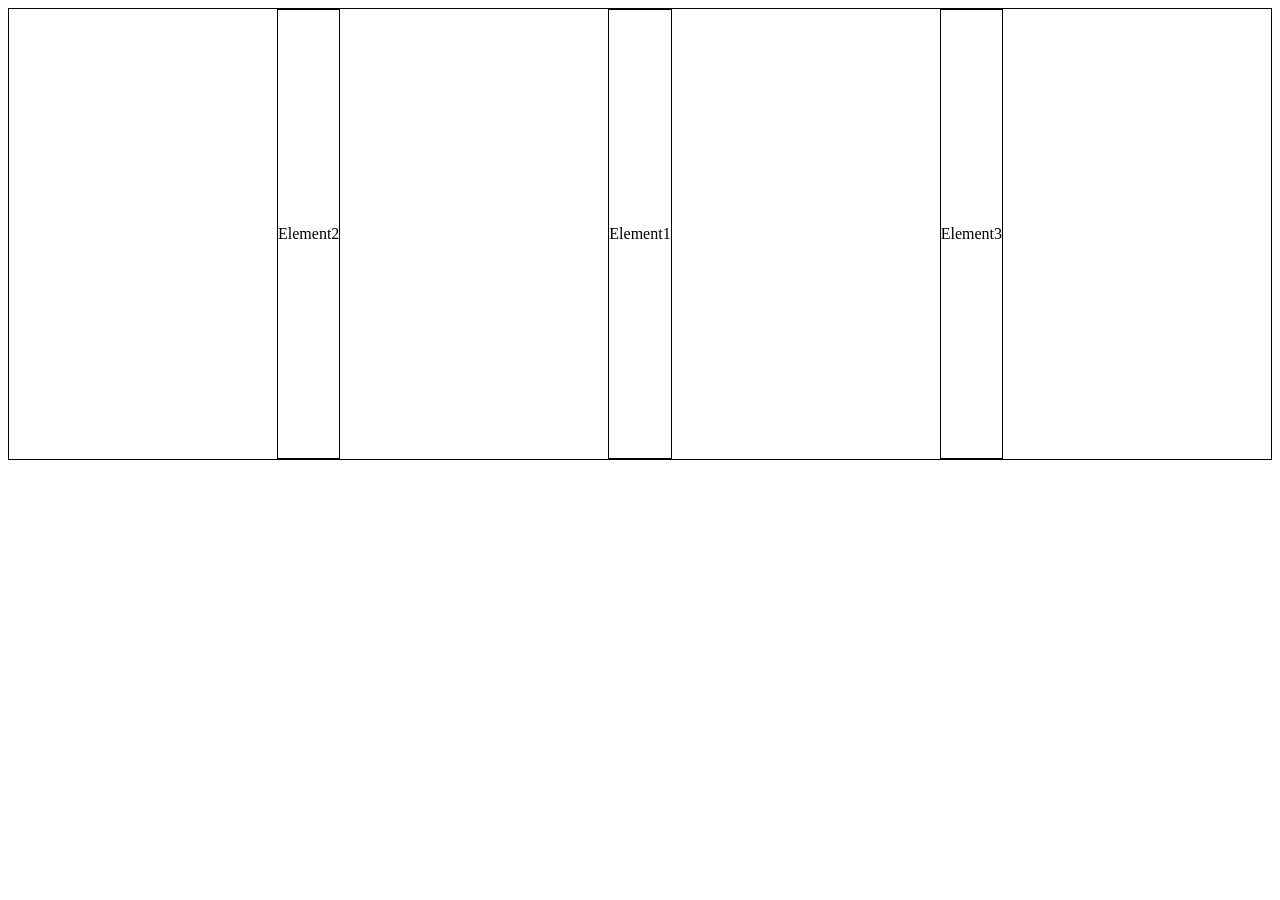
<file: flex.html>
<!DOCTYPE html>
<html lang="en">
<head>
    <meta charset="UTF-8">
    <meta name="viewport" content="width=device-width, initial-scale=1.0">
    <title>FlexBox</title>
    <style>
        .container{
            display:flex;
            border: 1px solid black;
            /* flex-direction: row-reverse; */
            justify-content:space-evenly;
            height: 50vh;
            align-items:stretch;
            /* flex-wrap: wrap; */
            flex-flow: row wrap;
            
        }
        .border{
            border: 1px solid black;
            align-content: space-around;
            
        }
        .element1{
            order: 1;
        }
        .element3{
            order: 2;
        }
        .border:hover{
             align-self:center;
        }
    </style>
</head>
<body>
    <div class="container">
        <div class="border element1">
            
            Element1
            

        </div>
        <div class="border element2">Element2</div>
        <div class="border element3">Element3</div>
    </div>
</body>
</html>
</file>
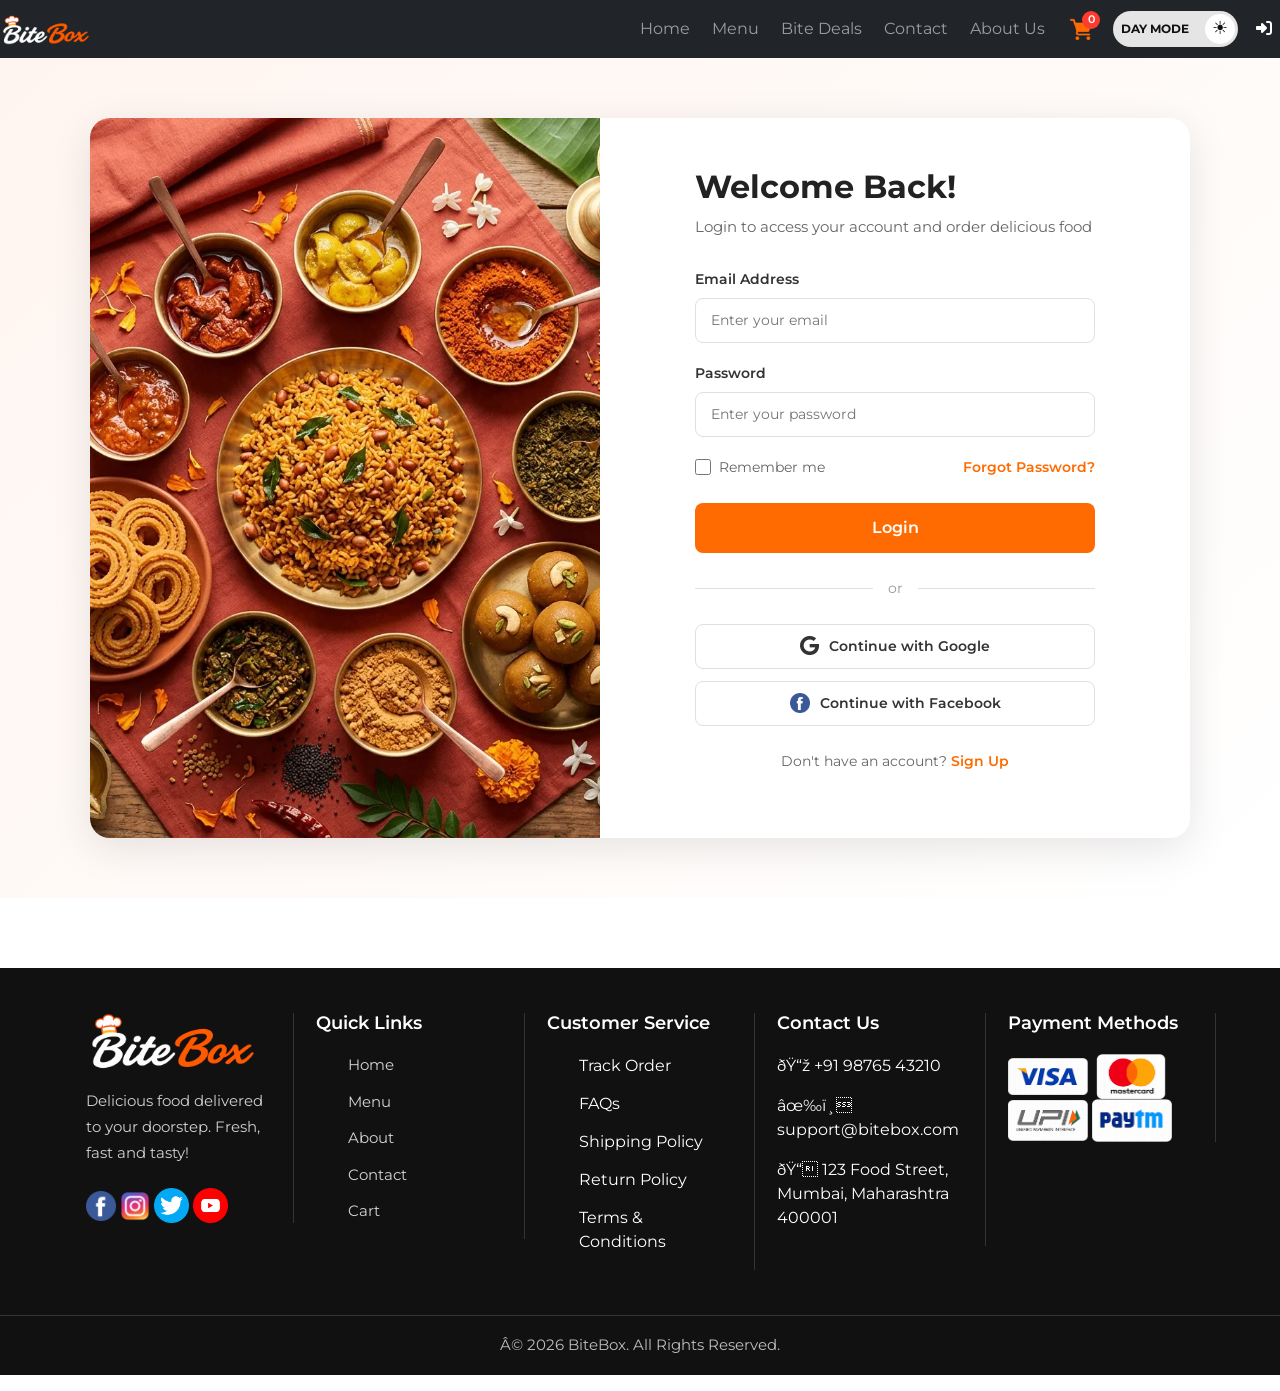
<file: login.html>
<!DOCTYPE html>
<html>

<head>
    <title>BiteBox</title>
    
<link rel="preconnect" href="https://fonts.googleapis.com">
<link rel="preconnect" href="https://fonts.gstatic.com" crossorigin>
<link href="https://fonts.googleapis.com/css2?family=Montserrat:ital,wght@0,100..900;1,100..900&display=swap" rel="stylesheet">
    <link href="https://cdn.jsdelivr.net/npm/bootstrap@5.3.8/dist/css/bootstrap.min.css" rel="stylesheet"
        integrity="sha384-sRIl4kxILFvY47J16cr9ZwB07vP4J8+LH7qKQnuqkuIAvNWLzeN8tE5YBujZqJLB" crossorigin="anonymous">
    <link rel="stylesheet" href="https://cdnjs.cloudflare.com/ajax/libs/font-awesome/6.5.1/css/all.min.css">
    <link rel="stylesheet" href="assets/style/style.css" type="text/css">
    <meta name="viewport" content="width=device-width, initial-scale=1.0">
</head>

<body>
    <header>
        <div>
             <nav class="navbar navbar-dark bg-dark navbar-expand-lg">
            
            
        <a class="navbar-brand" href="index.html">
                        <img src="assets/images/logo.png" alt="Bootstrap" width="90" height="auto">
                    </a>
                <button class="navbar-toggler" type="button" data-bs-toggle="collapse"
                    data-bs-target="#navbarSupportedContent" aria-controls="navbarSupportedContent"
                    aria-expanded="false" aria-label="Toggle navigation">
                    <span class="navbar-toggler-icon"></span>
                </button>
                <div class="collapse navbar-collapse" id="navbarSupportedContent">
                    <ul class="navbar-nav ms-auto mb-2 mb-lg-0">
                        <li class="nav-item">
                            <a class="nav-link " aria-current="page" href="index.html">Home</a>
                        </li>
                        <li class="nav-item">
                            <a class="nav-link " aria-current="page" href="menu.html">Menu</a>
                        </li>
                        <li class="nav-item">
                            <a class="nav-link " aria-current="page" href="bitedeals.html">Bite Deals</a>
                        </li>
                        <li class="nav-item">
                            <a class="nav-link " aria-current="page" href="contact.html">Contact</a>
                        </li>
                        <li class="nav-item">
                            <a class="nav-link " aria-current="page" href="about.html">About Us</a>
                        </li>
                       <li class="nav-item">
                            <a href="cart.html" class="cart-icon">
                                <span class="cart-wrapper">
                                    <img src="assets/icons/cart.png" alt="Cart Icon" width="22" height="22">
                                    <span id="cart-count">0</span>
                                </span>
                            </a>
                        </li>
                        <button type="button" id="theme-toggle" class="theme-toggle">
                            <span class="theme-icon">☀</span>
                            <span class="theme-text"> DAY MODE</span>
                        </button>
                        <li class="nav-item">
                            <a class="nav-link active" aria-current="page" href="#"><i
                                    class="fa-solid fa-right-to-bracket"></i></a>
                        </li>
                    </ul>
                </div>

            </nav>
        </div>
    </header>

    <!-- Login Hero Section -->
    <section id="login-hero">
        <div class="login-container">
            <div class="login-image">
                <img src="assets/images/loginfood.webp" alt="Delicious Food">
            </div>
            <div class="login-form-container">
                <div class="login-form-wrapper">
                    <h2>Welcome Back!</h2>
                    <p>Login to access your account and order delicious food</p>

                    <form id="login-form">
                        <div class="form-group">
                            <label for="email">Email Address</label>
                            <input type="email" id="email" placeholder="Enter your email" required>
                        </div>

                        <div class="form-group">
                            <label for="password">Password</label>
                            <input type="password" id="password" placeholder="Enter your password" required>
                        </div>

                        <div class="form-options">
                            <label class="remember-me">
                                <input type="checkbox" id="remember">
                                <span>Remember me</span>
                            </label>
                            <a href="#" class="forgot-password">Forgot Password?</a>
                        </div>

                        <button type="submit" class="login-btn">Login</button>
                    </form>

                    <div class="divider">
                        <span>or</span>
                    </div>

                    <div class="social-login">
                        <button class="social-btn google">
                            <i class="fa-brands fa-google"></i>
                            Continue with Google
                        </button>
                        <button class="social-btn facebook">
                            <img src="assets/icons/contact-facebook.png" alt="Facebook">
                            Continue with Facebook
                        </button>
                    </div>

                    <div class="signup-link">
                        <p>Don't have an account? <a href="signup.html">Sign Up</a></p>
                    </div>
                </div>
            </div>
        </div>
    </section>

    <footer>
				<div class="footer-container">
				<!-- Footer Logo Section -->
				<section>
					<img src="assets/images/logo.png" alt="BiteBox Logo" width="180">
					<p> Delicious food delivered to your doorstep. Fresh, fast and tasty! </p>
					<a>
						<img src="assets/icons/contact-facebook.png" alt="Facebook" width="30" height="auto">
					</a>
					<a>
						<img src="assets/icons/contact-instagram.png" alt="Instagram" width="30" height="auto">
					</a>
					<a>
						<img src="assets/icons/contact-twitter.png" alt="Twitter" width="35" height="35">
					</a>
					<a>
						<img src="assets/icons/contact-youtube.png" alt="YouTube" width="35" height="35">
					</a>
				</section>
				<hr>
				<!-- Quick Links -->
				<section>
					<h3>Quick Links</h3>
					<ul>
						<li><a href="index.html">Home</a></li>
						<li><a href="menu.html">Menu</a></li>
						<li><a href="about.html">About</a></li>
						<li><a href="contact.html">Contact</a></li>
						<li><a href="cart.html">Cart</a></li>
						</ul>
				</section>
				<hr>
				<!-- Customer Service -->
				<section>
					<h3>Customer Service</h3>
					<ul>
						<li>Track Order</li>
						<li>FAQs</li>
						<li>Shipping Policy</li>
						<li>Return Policy</li>
						<li>Terms & Conditions</li>
					</ul>
				</section>
				<hr>
				<!-- Contact Information -->
				<section>
					<h3>Contact Us</h3>
					<p>📞 +91 98765 43210</p>
					<p>✉️ support@bitebox.com</p>
					<p>📍 123 Food Street, Mumbai, Maharashtra 400001 </p>
				</section>
				<hr>
				<!-- Payment Methods -->
				<section>
					<h3>Payment Methods</h3>
					<img src="assets/images/visa.png" alt="UPI" width="80" height="auto">
					<img src="assets/images/mastercard.png" alt="UPI" width="80" height="auto">
					<img src="assets/images/upi.png" alt="UPI" width="80" height="auto">
					<img src="assets/images/paytm.png" alt="Paytm" width="80" height="auto">
				</section>
				<hr>
				</div>
				<p> © 2026 BiteBox. All Rights Reserved. </p>
			</footer>
    <script src="https://cdn.jsdelivr.net/npm/bootstrap@5.3.8/dist/js/bootstrap.bundle.min.js"
        integrity="sha384-FKyoEForCGlyvwx9Hj09JcYn3nv7wiPVlz7YYwJrWVcXK/BmnVDxM+D2scQbITxI"
        crossorigin="anonymous"></script>
		<script src="assets/js/login.js"></script>
</body>

</html>
</file>
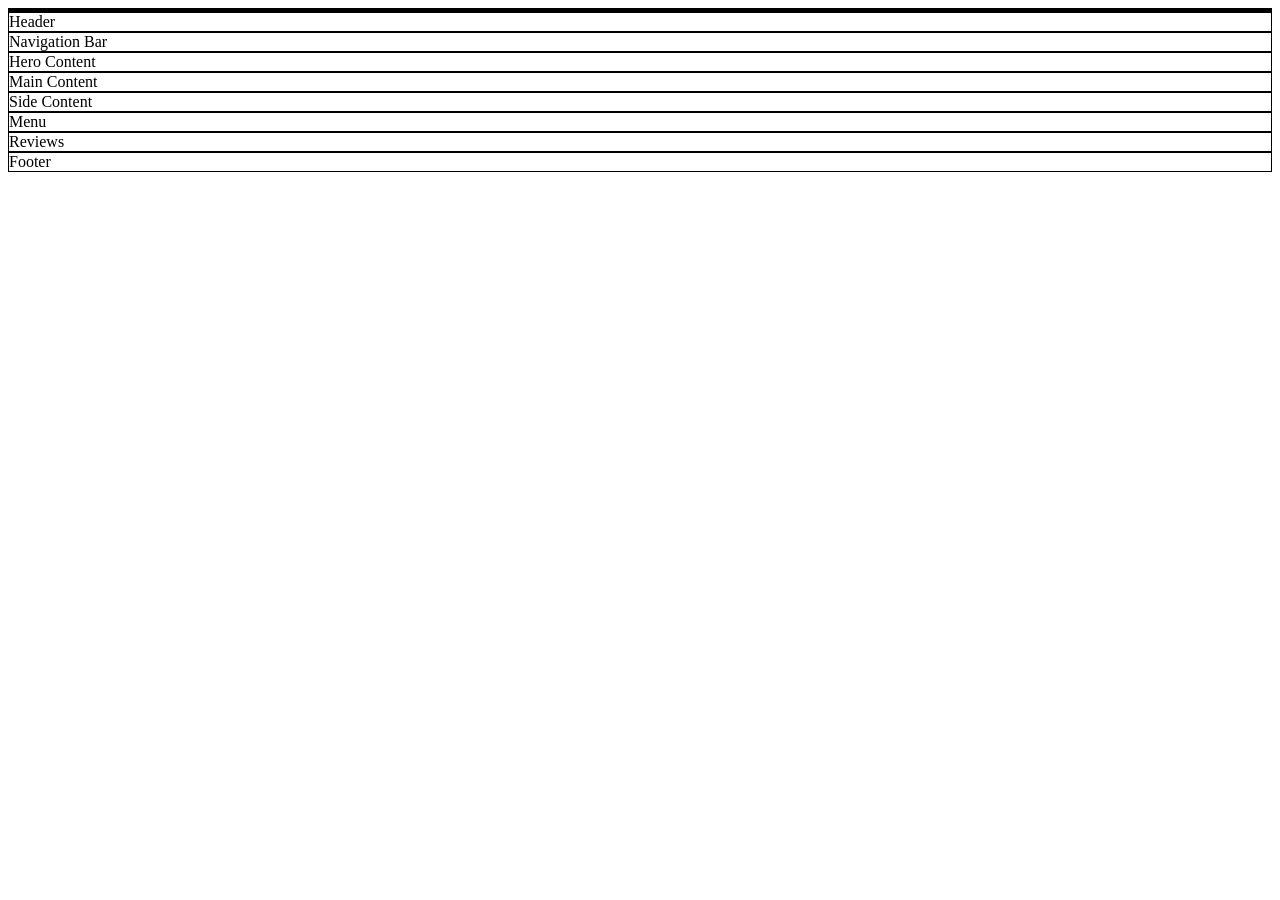
<file: media.html>
<!DOCTYPE html>
<html lang="en">
<head>
    <meta charset="UTF-8">
    <meta name="viewport" content="width=device-width, initial-scale=1.0">
    <title>Document</title>
    <style>
        .container {
            display: grid;
            border: 2px solid black;
            grid-template-rows: 4fr 4fr 8fr 12fr 12fr;
            grid-template-areas: 
            "header header header"
            "nav nav nav"
            "main hero side"
            "footer footer footer";
        }

        .grid-item{
            border: 1px solid black;
        }


        /* .element1,
        .element2,
        .element3,
        .element6,
        .element7,
        .element8 {

            grid-column: 1 / 3;

        } */

        .element1{
            grid-area: header;
        }
        .element2{
            grid-area: nav;
        }
        .element3{
            grid-area: hero;
        }
        .element4{
            grid-area: main;
        }
        .element5{
            grid-area: side;
        }
        .element6{
            grid-area: menu;
        }
        .element7{
            grid-area: review;
        }
        .element8{
            grid-area: footer;
        }
        
    </style>

</head>
<body>
    <div class="container"></div>
    <div class="grid-item element1">Header</div>
    <div class="grid-item element2">Navigation Bar</div>
    <div class="grid-item element3">Hero Content</div>
    <div class="grid-item element4">Main Content</div>
    <div class="grid-item element5">Side Content</div>
    <div class="grid-item element6">Menu</div>
    <div class="grid-item element7">Reviews</div>
    <div class="grid-item element8">Footer</div>
</body>
</html>
</file>
<file: assets/style/style.css>
* {
    margin: 0;
    padding: 0;
    box-sizing: border-box;
    font-family: "Montserrat", sans-serif;
}

.logo {

    width: 170px;

    height: auto;

}

/* Sub-logo styling  class-selector*/
.sub-logo {
    color: #ff6b00;
    font-size: 20px;
}

.nav-link:hover {
    border-bottom: 1px solid #ff6b00;
}



.nav-link:active {
    border-bottom: 1px solid #ff6b00;
    font-size: 18px;
}

#home-hero {
    background-image: url("../images/home-hero.png");

    background-repeat: no-repeat;

    background-position: center;

    background-size: cover;

    height: 430px;

}

#home-hero {

    background-image: url("../images/home-hero.png");

    background-repeat: no-repeat;

    background-position: center;

    background-size: cover;

    height: 500px;

    padding: 55px 80px;

}

#home-hero h1 {
    color: white;
    font-family: "Montserrat", sans-serif;
    font-size: 53px;
    font-weight: 800;
    line-height: 58px;
    width: 650px;
    margin-bottom: 20px;
}

#home-hero h1 span {
    color: #F5A300;
}

/* Home Hero Description */

#home-hero p {
    color: white;
    font-size: 18px;
    line-height: 28px;
    width: 420px;
    margin-bottom: 35px;
}

/* Hero Buttons */

.hero-buttons {
    margin-top: 35px;
}

.hero-buttons a {
    display: inline-block;
    min-width: 180px;
    padding: 15px 30px;
    text-align: center;
    text-decoration: none;
    font-size: 18px;
    font-weight: 600;
    border-radius: 6px;
    transition: 0.3s;
}

.order-btn {
    background-color: #F44336;
    color: white;
    margin-right: 15px;
}

.menu-btn {
    background-color: transparent;
    color: white;
    border: 2px solid white;
}

.order-btn:hover {
    background-color: #D32F2F;
}

.menu-btn:hover {
    background-color: white;
    color: #222;
}

#menu-hero {
    background-image: url("../images/menu-hero.png");
    background-repeat: no-repeat;
    background-position: center;
    background-size: cover;
    height: 320px;
    text-align: center;
    padding-top: 65px;
    margin: 0 -15px;
}

#menu-hero h1 {
    font-family: "Great Vibes", cursive;
    font-size: 56px;
    line-height: 60px;
    font-weight: 400;
    color: white;
    text-align: center;
    text-shadow: 2px 2px 8px rgba(0, 0, 0, 0.5);
    margin-bottom: 10px;
}

#menu-hero p {
    color: white;
    font-size: 20px;
    line-height: 34px;
    width: 700px;
    text-align: center;
    margin: 0 auto 35px;
}

#categories {
    background-color: #ffffff;
    padding: 60px 80px;
    text-align: center;
}

#categories h2 {
    font-size: 40px;

    font-weight: 700;

    color: #222222;

    margin-bottom: 50px;

    position: relative;

    display: inline-block;
}

#contact-hero {
    background-image: url("../images/contact-hero.png");

    background-repeat: no-repeat;

    background-position: 100% 80%;

    background-size: cover;

    height: 320px;

    padding: 60px 80px;

    text-align: left;
}

#contact-hero h2 {
    color: #ffffff;

    font-size: 52px;

    font-weight: 700;

    margin-bottom: 10px;
}

#contact-hero h2 span {

    color: #ff6b00;

}

/* Contact Hero Subtitle */
#contact-hero h3 {

    color: #ffffff;

    font-size: 24px;

    font-weight: 500;

    margin-bottom: 20px;

}

#contact-hero hr {
    width: 70px;

    height: 4px;

    background-color: #ff6b00;

    border: none;

    border-radius: 10px;

    margin-bottom: 25px;
}

/* Contact Hero Description */

#contact-hero p {

    color: #ffffff;

    font-size: 18px;

    line-height: 30px;

    width: 460px;

}

#about-hero {
    background-image: url("../images/about-hero.png");

    background-repeat: no-repeat;

    background-position: center;

    background-size: cover;

    height: 320px;

    padding: 60px 80px;

    text-align: center;
}

#about-hero h2 {
    color: #ffffff;
    font-family: "Montserrat", sans-serif;
    font-size: 72px;
    font-weight: 700;
    line-height: 54px;
    margin-bottom: 10px;
    text-align: left;
}

/* About Highlight */
#about-hero h2 span {
    font-family: "Allura", cursive;
    color: #ff6b00;
    font-size: 62px;
    font-weight: 400;

}

/* About Hero Subtitle */

#about-hero p {

    color: #ffffff;

    font-size: 22px;

    font-weight: 400;

    margin-bottom: 18px;
    text-align: left;

}

/* Decorative Line */

#about-hero hr {

    width: 45px;

    height: 3px;

    background-color: #ff6b00;

    border: none;

    border-radius: 20px;



}

/* Cart Hero Section */

#cart-hero {

    background-image:
        linear-gradient(rgba(0, 0, 0, 0.55), rgba(0, 0, 0, 0.55)),
        url("../images/cart-hero.png");

    background-repeat: no-repeat;

    background-position: center;

    background-size: cover;

    height: 320px;

    padding: 35px 80px;

    text-align: center;

}


/* Cart Hero Heading */

#cart-hero h1 {

    color: #ffffff;

    font-family: "Lobster", cursive;

    font-size: 58px;

    font-weight: 400;

    text-shadow: 2px 2px 8px rgba(0, 0, 0, 0.5);

    margin-bottom: 20px;

}

.divider {
    text-align: center;
    margin-bottom: 25px;
}


.divider hr {
    display: inline-block;
    width: 120px;
    height: 3px;
    background-color: #ff6b00;
    border: none;
    border-radius: 20px;
    vertical-align: middle;
}


.divider img {
    width: 34px;
    height: 34px;
    margin: 0 15px;
    display: inline-block;
    vertical-align: middle;
}

/* Cart Hero Description */

#cart-hero p {

    color: #ffffff;
    font-size: 16px;
    line-height: 30px;
    width: 720px;
    margin: 0 auto;

}

#features {
    background-color: #ffffff;
    padding: 45px 25px;

    display: flex;
    flex-wrap: wrap;
    justify-content: center;
}

/* Section Heading */

#features h2 {
    width: 100%;
    text-align: center;
    font-size: 42px;
    font-weight: 700;
    color: #222222;
    margin-bottom: 40px;
    position: relative;
}

#features h2::after {
    content: "";
    display: block;
    width: 70px;
    height: 3px;
    background-color: #ff6b00;
    margin: 10px auto 0;
}

/* Feature Card */

#features article {
    width: 300px;
    padding: 0 15px;
    display: flex;
    align-items: center;
    border-right: 1px solid #e5e5e5;
}

#features article:last-child {
    border-right: none;
}

/* Feature Icon */

#features article img {
    width: 55px;
    height: 55px;
    margin-right: 20px;
    flex-shrink: 0;
}

/* Feature Content */

#features article div {
    flex: 1;
}

/* Feature Title */
#features article h3 {
    font-size: 18px;
    font-weight: 700;

    color: #000000;
    margin-bottom: 6px;
}

/* Feature Description */
#features article p {
    font-size: 16px;
    color: #3a3939;
    line-height: 21px;
    margin: 0;
}


#popular-dishes {
    background-color: #ffffff;
    padding: 60px 30px;
    display: flex;
    flex-wrap: wrap;
    justify-content: center;
    gap: 18px;
}

/* Section Heading */

#popular-dishes h2 {
    width: 100%;
    text-align: center;
    font-size: 42px;
    font-weight: 700;
    color: #222222;
    margin-bottom: 22px;
    position: relative;
}

#popular-dishes h2::after {
    content: "";
    display: block;
    width: 70px;
    height: 3px;
    background-color: #ff6b00;
    margin: 10px auto 0;
}

/* Dish Card */

#popular-dishes article {
    width: 225px;
    background-color: #ffffff;
    border-radius: 14px;
    overflow: hidden;
    box-shadow: 0 3px 12px rgba(0, 0, 0, 0.12);
}

/* Food Image */

#popular-dishes article img {
    width: 100%;
    height: 135px;
    object-fit: cover;
    display: block;
}

/* Dish Name */

#popular-dishes article h3 {
    font-size: 18px;
    font-weight: 700;
    color: #222222;
    margin: 10px 12px 6px;
}

/* Rating & Price */

#popular-dishes .details {
    display: flex;
    justify-content: space-between;
    align-items: center;
    padding: 0 12px 10px;
}

/* Ratings */

#popular-dishes .ratings {
    color: #f5b301;
    font-size: 18px;
    font-weight: 600;
    margin: 0;
}

/* Review Count */
#popular-dishes .ratings small {
    color: #666666;
    font-size: 12px;
}

/* Price */
#popular-dishes .price {
    color: #f44336;
    font-size: 20px;
    font-weight: 700;
    margin: 0;
}

/* Hover Effect */
#popular-dishes article:hover {
    box-shadow: 0 8px 22px rgba(0, 0, 0, 0.18);
}

#offer {
    width: 95%;
    height: 250px;
    margin: 70px auto;
    padding: 28px 55px;
    box-sizing: border-box;
    background-image: url("../images/offer-banner.png");
    background-repeat: no-repeat;
    background-size: 100% 100%;
    background-position: center;
    border-radius: 20px;
}

/* Offer Content */
.offer-content {
    width: 38%;
}

/* Heading */
.offer-content h2 {
    font-size: 34px;
    font-weight: 800;
    color: #ffffff;
    line-height: 1.15;
    margin-bottom: 15px;
}

.offer-content h2 span {
    background: linear-gradient(180deg, #ffffff 0%, #fff9d8 25%, #ffe47a 55%, #ffc107 80%, #ff9800 100%);
    -webkit-background-clip: text;
    -webkit-text-fill-color: transparent;
    background-clip: text;
}

/* Description */
.offer-content p {
    font-size: 18px;
    color: #ffffff;
    line-height: 1.5;
    margin-bottom: 10px;
}

.offer-content strong {
    color: #ffb400;
}

/* Button */
.offer-content a {
    display: inline-block;
    margin-top: 8px;
    padding: 12px 32px;
    background: #ff3b30;
    color: #ffffff;
    text-decoration: none;
    font-size: 17px;
    font-weight: 600;

    border-radius: 8px;
    width: 200px;
    text-align: center;
}

.offer-content a:hover {
    background-color: #D32F2F;
}

#reviews {
    background: #ffffff;
    padding: 60px 30px;
    display: flex;
    flex-wrap: wrap;
    justify-content: center;
    gap: 22px;
}

/* Section Heading */

#reviews h2 {
    width: 100%;
    text-align: center;
    font-size: 42px;
    font-weight: 700;
    color: #222222;
    margin-bottom: 30px;
    position: relative;
}

#reviews h2::after {
    content: "";
    display: block;
    width: 70px;
    height: 3px;
    background: #ff6b00;
    margin: 10px auto 0;
}

/* Review Card */

#reviews article {
    width: 330px;
    background: #ffffff;
    padding: 22px 20px 18px;
    border-radius: 12px;
    box-shadow: 0 3px 12px rgba(0, 0, 0, 0.12);
    position: relative;
}

/* Quote Icon */

#reviews article::before {
    content: "❝";
    position: absolute;
    top: -14px;
    left: 18px;
    font-size: 42px;
    color: #ff3b30;
    background: #ffffff;
    line-height: 1;
    padding: 0 4px;
}

/* Review Text */

#reviews article>p {
    font-size: 15px;
    color: #444444;

    line-height: 22px;
    margin: 0 0 14px;
}

/* Customer Section */

#reviews .customer {
    display: flex;
    align-items: center;
}

/* Customer Image */

#reviews .customer img {
    width: 46px;
    height: 46px;
    border-radius: 50%;
    object-fit: cover;
    margin-right: 10px;
}

/* Customer Name */

#reviews .customer h3 {
    font-size: 17px;
    font-weight: 700;
    color: #222222;
    margin: 0 0 4px;
}

/* Rating */

#reviews .customer span {
    color: #f5b301;
    font-size: 16px;
}

/* Hover Effect */

#reviews article:hover {
    box-shadow: 0 8px 20px rgba(0, 0, 0, 0.18);
}

#newsletter {
    width: 100%;
    margin: 10px 0 0;
    padding: 10px 65px;
    background: linear-gradient(to right, #f44336, #e53935, #d32f2f);
    display: flex;
    justify-content: space-between;
    align-items: center;
    box-sizing: border-box;
}

/* Left Content */

.newsletter-content {
    display: flex;
    align-items: center;
    gap: 30px;
}

/* Mail Icon */

.newsletter-content img {
    width: 55px;
    height: 55px;
    background: #ffffff;
    border-radius: 50%;
    padding: 8px;
}

/* Heading */
.newsletter-content h2 {
    font-size: 28px;
    font-weight: 700;
    color: #ffffff;
    margin-bottom: 2px;
    line-height: 1.1;
}

/* Description */
.newsletter-content p {
    font-size: 15px;
    color: #ffeaea;
    line-height: 20px;
    margin: 0;
}

/* Newsletter Form */
.newsletter-form {
    display: flex;
    align-items: center;
}

/* Email Input */
.newsletter-form input {
    width: 300px;
    height: 38px;
    border: none;
    outline: none;
    padding: 0 14px;
    font-size: 14px;
    border-radius: 4px 0 0 4px;
}

/* Subscribe Button */
.newsletter-form button {
    height: 38px;
    padding: 0 24px;
    border: none;
    background: #111111;
    color: #ffffff;
    font-size: 14px;
    font-weight: 600;
    cursor: pointer;
    border-radius: 0 4px 4px 0;
}

/* Newsletter Image */
.newsletter-image img {
    width: 140px;
    height: auto;
    display: block;
}

/* Hover Effect */

.newsletter-form button:hover {
    background: #000000;
}

/* Browse Categories Section */

#categories {
    background-color: #ffffff;
    padding: 60px 30px;
    text-align: center;
}

/* Section Heading */
#categories h2 {
    font-size: 42px;
    font-weight: 700;
    color: #222222;
    margin-bottom: 45px;
}

#categories h2 span {
    display: inline-block;
    width: 70px;
    height: 3px;
    background: #ff3b30;
    vertical-align: middle;
    margin: 10px 50px;
    position: relative;
}

#categories h2 span::before {
    content: "";
    width: 8px;
    height: 8px;
    background: #ff3b30;
    border-radius: 50%;
    position: absolute;
    top: -2px;
}

#categories h2 span:first-child::before {
    right: -12px;
}

#categories h2 span:last-child::before {
    left: -12px;
}

/* Categories Container */
#categories div {
    display: flex;
    justify-content: center;
    align-items: flex-start;
    flex-wrap: wrap;
    gap: 55px;
}

/* Category Item */
#categories article {
    text-align: center;
}

/* Category Icon */

#categories article img {
    width: 100px;
    height: 90px;
    padding: 10px;
    background: #ffffff;
    border: 2px solid #f2f2f2;
    border-radius: 50%;
    object-fit: contain;
    box-shadow: 0 4px 12px rgba(0, 0, 0, 0.12);
    margin-bottom: 15px;
}

/* Category Name */

#categories article h3 {
    font-size: 20px;
    font-weight: 600;
    color: #333333;
}

/* Hover Effect */

#categories article img:hover {
    box-shadow: 0 8px 18px rgba(0, 0, 0, 0.18);
}

/* Menu Items Section */

#menu-items {
    background: #ffffff;
    padding: 60px 25px;
    text-align: center;
}

/* Section Heading */

#menu-items h2 {
    font-size: 42px;
    font-weight: 700;
    color: #222222;
    margin-bottom: 40px;
}

#menu-items h2 span {
    display: inline-block;
    width: 30px;
    height: 3px;
    background: #ff3b30;
    margin: 0 15px;
    position: relative;
    vertical-align: middle;
}

#menu-items h2 span::before {
    content: "";
    width: 8px;
    height: 8px;
    background: #ff3b30;
    border-radius: 50%;
    position: absolute;
    top: -2px;
}

#menu-items h2 span:first-child::before {
    right: -12px;
}

#menu-items h2 span:last-child::before {
    left: -12px;
}

/* Menu Items Container */

#menu-items>div {
    display: flex;
    justify-content: center;
    flex-wrap: wrap;
    gap: 18px;
}

/* Menu Item Card */

#menu-items article {
    width: 235px;
    background: #ffffff;
    border: 1px solid #ececec;
    border-radius: 10px;
    overflow: hidden;
    box-shadow: 0 3px 10px rgba(0, 0, 0, 0.10);
    text-align: left;
    position: relative;
    margin: 10px;
}

/* Badge */

.tag {
    position: absolute;
    top: 8px;
    left: 8px;
    background: #e53935;
    color: #ffffff;
    padding: 4px 10px;
    font-size: 11px;
    font-weight: 600;
    border-radius: 20px;
}

.spicy {
    background: #ff5722;
}

/* Food Image */

#menu-items article img {
    width: 100%;
    height: 130px;
    object-fit: cover;
    display: block;
}

/* Food Name */

#menu-items article h3 {
    font-size: 17px;
    font-weight: 600;
    color: #333333;
    margin: 10px;
}

/* Rating */

.rating {
    margin: 0 10px 8px;
    color: #f5b301;
    font-size: 15px;
}

.rating small {
    color: #666666;
    font-size: 12px;
}

.price {
    margin: 0 10px 12px;
    font-size: 20px;
    font-weight: 700;
    color: #333333;
}

#menu-items article button {
    width: calc(100% - 20px);
    margin: 0 10px 12px;
    padding: 9px 0;
    background: #ffffff;
    color: #ff4d4d;
    border: 1px solid #ff4d4d;
    border-radius: 6px;
    cursor: pointer;
    display: flex;
    justify-content: center;
    align-items: center;
    gap: 8px;
    font-size: 14px;
    font-weight: 600;
}

#menu-items article button img {
    width: 14px;
    height: 14px;
}

#menu-items article:hover {
    box-shadow: 0 8px 18px rgba(0, 0, 0, 0.18);
}

#story {
    background: #ffffff;
    padding: 80px 70px;
}

/* Layout */

#story>article {
    display: flex;
    justify-content: center;
    align-items: center;
    gap: 70px;
}

/* Restaurant Image */

#story>article>img {
    width: 500px;
    border-radius: 16px;
    box-shadow: 0 8px 20px rgba(0, 0, 0, .12);
}

/* Right Content */

.story-content {
    width: 520px;
}

/* Small Heading */

.story-content small {
    color: #ff6b35;
    font-size: 30px;
    font-weight: 800;
    font-family: "Allura", cursive;
}

/* Main Heading */

.story-content h2 {
    font-size: 40px;
    color: #222;
    line-height: 58px;
    margin: 8px 0 20px;
}

.story-content h2 span {
    color: #ff6b35;
    font-family: "Allura", cursive;
    font-size: 56px;
    font-weight: 400;
}

/* Paragraph */

.story-content p {
    color: #666;
    font-size: 16px;

    line-height: 30px;
    margin-bottom: 18px;
}



/* Feature Section */

.story-features {
    display: flex;
    justify-content: space-between;
    margin-top: 35px;
}



/* Feature */

.story-features article {
    display: flex;
    align-items: center;
    gap: 12px;
}



/* Circular Icon */
.feature-icon {
    width: 58px;
    height: 58px;

    border-radius: 50%;
    background: #fff2ea;
    display: flex;
    justify-content: center;
    align-items: center;
}

.feature-icon img {
    width: 26px;
    height: 26px;
}

/* Feature Heading */

.story-features h4 {
    font-size: 15px;
    color: #222;
    margin-bottom: 2px;
}

/* Feature Text */

.story-features article p {
    margin: 0;
    font-size: 14px;
    color: #555;
    line-height: 20px;
}

#mission-vision {
    background: #ffffff;
    padding: 0px 80px;
}

/* Section Heading */

#mission-vision>h2 {
    text-align: center;
    font-size: 42px;
    font-weight: 700;
    color: #222222;
    margin-bottom: 50px;
    position: relative;
}

#mission-vision>h2::after {
    content: "";
    display: block;
    width: 70px;
    height: 3px;
    background: #ff6b00;
    margin: 12px auto 0;
}

/* Cards Container */

#mission-vision>div {
    display: flex;
    justify-content: center;
}

/* Card */

#mission-vision article {
    flex: 1;
    display: flex;
    align-items: center;
    gap: 22px;

    background: #fff9f4;
    padding: 35px;

    border: 1px solid #ffe5d2;
}

#mission-vision article:first-child {
    border-radius: 15px 0 0 15px;
    border-right: none;
}

#mission-vision article:last-child {
    border-radius: 0 15px 15px 0;
}

/* Divider */

#mission-vision article:last-child {
    border-left: 1px solid #ffd8bf;
}

/* Icon */

#mission-vision article img {
    width: 65px;
    height: 65px;
    background: #fff1e6;
    border-radius: 50%;
    padding: 15px;
    box-sizing: border-box;
}

/* Card Heading */

#mission-vision article h3 {
    font-size: 24px;
    color: #222222;
    margin-bottom: 10px;
}

/* Description */

#mission-vision article p {
    color: #555555;
    font-size: 16px;
    line-height: 28px;
}

#chefs {
    background: #ffffff;
    padding: 80px 70px;
    text-align: center;
}

/* Small Heading */
#chefs>small {
    display: block;
    font-family: "Allura", cursive;

    font-size: 44px;
    color: #ff6b00;
    margin-bottom: 5px;
    font-weight: 400;
}

/* Main Heading */

#chefs>h2 {
    font-size: 42px;
    color: #222222;
    font-weight: 700;
    margin-bottom: 50px;
}

#chefs>h2 span {
    color: #ff6b00;
    font-family: "Allura", cursive;
    font-size: 52px;
    font-weight: 500;
}

/* Cards Container */

#chefs>div {
    display: flex;
    justify-content: center;
    gap: 30px;
}

/* Chef Card */

#chefs article {
    width: 340px;
    background: #ffffff;
    border-radius: 15px;
    overflow: hidden;
    box-shadow: 0 5px 18px rgba(0, 0, 0, .12);
    padding-bottom: 25px;
}

/* Chef Image */

#chefs article>img {
    width: 100%;
    height: 260px;
    object-fit: cover;
    display: block;
}

/* Chef Name */

#chefs article h3 {
    font-size: 24px;
    color: #222222;
    margin: 18px 0 6px;
}

/* Designation */
#chefs article h4 {
    font-size: 16px;
    color: #ff6b00;
    margin-bottom: 15px;
}

/* Description */
#chefs article p {
    color: #666666;
    font-size: 15px;
    line-height: 24px;
    padding: 0 25px;
    margin-bottom: 22px;
}

/* Social Icons */
.chef-social {
    display: flex;
    justify-content: center;
    gap: 18px;
}

/* Icons */
.chef-social img {
    width: 20px;
    height: 20px;
}

#statistics {
    background: #ffffff;
    padding: 0px 70px;
}

#statistics>h2 {
    text-align: center;
    font-size: 42px;
    font-weight: 700;
    color: #222222;
    margin-bottom: 50px;
    position: relative;
}

#statistics>h2::after {
    content: "";
    display: block;
    width: 70px;
    height: 3px;
    background: #ff6b00;
    margin: 12px auto 0;
}


/* Statistics Container */

#statistics>div {
    display: flex;
    justify-content: center;

    background: #1d1b1a;

    border-radius: 16px;

    overflow: hidden;
}

/* Statistic Card */

#statistics article {
    flex: 1;
    text-align: center;
    padding: 35px 20px;
    border-right: 1px solid rgba(255, 255, 255, .15);
}

#statistics article:last-child {
    border-right: none;
}

/* Icon */

#statistics article img {
    width: 42px;
    height: 42px;
    margin-bottom: 15px;
}

/* Number */

#statistics article h3 {
    font-size: 38px;
    color: #ffffff;
    font-weight: 700;
    margin-bottom: 8px;
}



/* Text */

#statistics article p {
    font-size: 16px;
    color: #d0d0d0;
    margin: 0;
}

#contact-info {
    background: #ffffff;
    padding: 80px 60px;
}

#contact-info .section-title {

    text-align: center;
    margin-bottom: 50px;
}

/* Small Heading */

#contact-info .section-title h4 {
    color: #ff6b00;
    font-size: 24px;
    font-family: "Allura", cursive;
    font-weight: 400;
    margin-bottom: 6px;
    position: relative;
    display: inline-block;
}

#contact-info .section-title h4::before,
#contact-info .section-title h4::after {
    content: "";
    width: 55px;
    height: 2px;
    background: #ff6b00;
    position: absolute;
    top: 50%;
}

#contact-info .section-title h4::before {
    right: 105%;
}

#contact-info .section-title h4::after {
    left: 105%;
}

/* Main Heading */
#contact-info .section-title h2 {
    font-size: 44px;
    font-weight: 700;
    color: #222222;
}

/* Cards Container */
.contact-container {
    display: flex;
    justify-content: center;
    gap: 28px;
}

/* Contact Card */
.contact-container article {
    width: 280px;
    background: #ffffff;
    text-align: center;
    padding: 35px 25px;
    border-radius: 14px;
    box-shadow: 0 5px 18px rgba(0, 0, 0, .10);
    height: 300px;
}

/* Main Icons */

.contact-container article>img:first-child {
    width: 70px;
    height: 70px;
    background: #fff2e8;
    padding: 18px;
    box-sizing: border-box;
    border-radius: 50%;
    margin-bottom: 20px;
}

/* Card Heading */

.contact-container article h3 {
    font-size: 20px;
    color: #222222;
    margin-bottom: 15px;
}

/* Card Details */

.contact-container article p {
    font-size: 15px;
    color: #555555;
    line-height: 28px;
    margin: 0;
}

/* Social Icons */

.contact-container article a {
    text-decoration: none;
    margin: 0 5px;
    display: inline-block;
}

.contact-container article a img {
    width: 30px;
    height: 30px;
    margin-top: 8px;
}

/* Card Hover */

.contact-container article:hover {
    box-shadow: 0 10px 25px rgba(0, 0, 0, .15);
}


#contact-details {
    width: 95%;
    /* margin:60px auto; */
    margin-top: 60px;
    margin-left: 30px;
    background: #fff8f4;
    padding: 30px;
    border-radius: 18px;
    display: flex;
    justify-content: space-between;
    align-items: stretch;
    gap: 35px;
    box-sizing: border-box;
}

/*================ Left Column =================*/
.left-column {
    width: 40%;
    display: flex;
    flex-direction: column;
}

/* Business Hours Card */

.business-card {
    /* background:#ffffff; */
    padding: 22px;
    border-radius: 14px;
    /* box-shadow:0 4px 12px rgba(0,0,0,.08); */
}

/* Heading */

.business-card h2 {
    font-size: 30px;
    font-weight: 700;
    color: #222222;
    margin-bottom: 10px;
}

/* Orange Line */

.business-card hr {
    width: 55px;
    height: 3px;
    background: #ff6b00;
    border: none;
    margin-bottom: 20px;
}

/* Content */

.business-content {
    display: flex;
    gap: 18px;
    align-items: flex-start;
}

/* Clock Icon */

.business-content img {
    width: 48px;
    height: 48px;
    margin-top: 5px;
}

/* Table */

.business-card table {
    width: 100%;
    border-collapse: collapse;
}

.business-card td {
    padding: 10px 0;
    font-size: 14px;
    color: #555555;
}

.business-card td:last-child {
    text-align: right;
    font-weight: 600;
    color: #222222;
}

/*================ Event Card =================*/
.event-card {
    margin-top: 15px;
    background: #fff4ee;
    border-radius: 14px;
    padding: 18px;
    display: flex;
    align-items: center;
    gap: 18px;
    flex: 1;
    border-style: solid;
    border-color: white;
}

.event-card img {
    width: 58px;
    height: 58px;
    background: white;
    padding: 14px;
    border-radius: 50%;
    box-sizing: border-box;
    flex-shrink: 0;
}

/* Event Heading */

.event-card h3 {
    font-size: 22px;
    color: #222222;
    margin-bottom: 8px;
}

/* Event Text */

.event-card p {
    font-size: 14px;
    color: #666666;
    line-height: 22px;
    margin-bottom: 15px;
}

/* Button */

.event-card a {
    display: inline-block;
    background: #ff6b00;
    color: #ffffff;
    text-decoration: none;
    padding: 10px 24px;
    border-radius: 30px;
    font-size: 14px;
    font-weight: 600;
}

/*================ Right Column =================*/

.right-column {
    width: 66%;
    /* background:#ffffff; */
    padding: 22px;
    border-radius: 14px;
    /* box-shadow:0 4px 12px rgba(0,0,0,.08); */
}

/* Heading */

.right-column h2 {
    font-size: 30px;
    font-weight: 700;
    color: #222222;
    margin-bottom: 10px;
}

/* Orange Line */

.right-column hr {
    width: 55px;
    height: 3px;
    background: #ff6b00;
    border: none;
    margin-bottom: 20px;
}

/*================ Form =================*/

.form-row {
    display: flex;
    gap: 20px;
    margin-bottom: 15px;
}

.form-row input {
    width: 50%;
    height: 50px;
    padding: 0 14px;
    border: 1px solid #e5e5e5;
    border-radius: 5px;
    font-size: 14px;
    font-family: Poppins, sans-serif;
    box-sizing: border-box;
    outline: none;
}

textarea {
    width: 100%;
    height: 120px;
    padding: 14px;
    border: 1px solid #e5e5e5;
    border-radius: 5px;
    resize: none;
    margin-bottom: 15px;
    font-size: 14px;
    font-family: Poppins, sans-serif;
    box-sizing: border-box;
    outline: none;
}

/* Focus */

.form-row input:focus,
textarea:focus {
    border-color: #ff6b00;
}

/* Button */

/* button {
    width: 100%;
    height: 42px;
    background: #ff6b00;
    color: #ffffff;
    border: none;
    border-radius: 5px;
    font-size: 14px;
    font-weight: 600;
    font-family: Poppins, sans-serif;
    cursor: pointer;
} */


.quantity-box {
    width: 122px;
    height: 40px;
    margin: auto;

    display: flex;
    align-items: center;
    justify-content: space-between;

    border: 1px solid #dddddd;
    border-radius: 8px;
    overflow: hidden;
    background: #ffffff;
}
.quantity-box button:first-child {
    border-right: 1px solid #e5e5e5;
}

.quantity-box button:last-child {
    border-left: 1px solid #e5e5e5;
}

.quantity-box span {
    width: 46px;
    text-align: center;
    font-size: 18px;
    font-weight: 600;
}

 .quantity-box button {
    width: 38px;
    height: 40px;

    border: none;
    background: #ffffff;

    font-size: 22px;
    font-weight: 600;
    color: #444;

    cursor: pointer;
}





/* Hover Effects */
.event-card a:hover,
button:hover {
    background: #e65c00;
}

#google-map {
    background: #ffffff;
    padding: 100px 50px 70px;
}

#google-map .section-title {
    text-align: center;
    margin-bottom: 30px;
}

#google-map .section-title h4 {
    color: #ff6b00;
    font-size: 28px;
    font-family: "Allura", cursive;
    font-weight: 400;
    display: inline-block;
    position: relative;
    margin-bottom: 8px;
}

#google-map .section-title h4::before,
#google-map .section-title h4::after {
    content: "";
    width: 55px;
    height: 2px;
    background: #ff6b00;
    position: absolute;
    top: 50%;
}

#google-map .section-title h4::before {
    right: 110%;
}

#google-map .section-title h4::after {
    left: 110%;
}

#google-map .section-title h2 {
    font-size: 40px;
    color: #222222;
    margin-bottom: 12px;
}

#google-map .section-title p {
    font-size: 15px;
    color: #666666;
    line-height: 24px;
    max-width: 650px;
    margin: auto;
}

#google-map iframe {
    width: 100%;
    height: 380px;
    display: block;
    border: none;
    border-radius: 16px;
    overflow: hidden;
    box-shadow: 0 8px 20px rgba(0, 0, 0, .12);
}


#cart-details{
    width:92%;
    margin:60px auto 30px;
    display:flex;
    justify-content:space-between;
    align-items:flex-start;
    gap:30px;
}

#shopping-cart{
    width:65%;
    background:#ffffff;
    border:1px solid #ececec;
    border-radius:14px;
    overflow:hidden;
}

#shopping-cart table{
    width:100%;
    border-collapse:collapse;
}

#shopping-cart thead{
    background:#fff6ef;
}

#shopping-cart th{
    padding:20px 15px;
    font-size:18px;
    font-weight:600;
    color:#222;
    text-align:center;
}

#shopping-cart th:first-child{
    width:40%;
    text-align:center;
}
#shopping-cart td:first-child{
    width:40%;
    text-align:left;
}

#shopping-cart td{
    padding:16px;
    border-top:1px solid #ececec;
    vertical-align:middle;
    text-align:center;
}

.cart-item{
    display:flex;
    align-items:center;
    gap:16px;
}

.cart-item img{
    width:90px;
    height:62px;
    object-fit:cover;
    border-radius:8px;
}

.cart-item h3{
    font-size:18px;
    font-weight:600;
    color:#222;
    margin-bottom:5px;
}



.cart-item p{
    font-size:14px;
    color:#666;
    line-height:21px;
}


#shopping-cart td:nth-child(2),
#shopping-cart td:nth-child(4){
    font-size:18px;
    font-weight:600;
    color:#333;
}

#shopping-cart td:last-child img{
    width:22px;
    height:22px;
    cursor:pointer;
}

#shopping-cart tbody tr:hover{
    background:#fffdfb;
}

#order-summary{
    width:35%;
    background:#ffffff;
    border:1px solid #ececec;
    border-radius:14px;
    padding:24px;
    height: 385px;
}
#order-summary h2{
    font-size:20px;
    margin-bottom:25px;
    color:#222;
}
#order-summary p{
    display:flex;
    justify-content:space-between;
    align-items:center;
    margin-bottom:16px;
    font-size:16px;
}

#order-summary hr{
    margin:22px 0;
    border:none;
    border-top:1px dashed #ddd;
}

#order-summary h3{
    display:flex;
    justify-content:space-between;
    align-items:center;
    font-size:18px;
    margin-bottom:25px;
}

#order-summary h3 span:last-child{
    color:#ff6600;
    font-size:20px;
}

#order-summary button{
    width:100%;
    height:54px;

    display:flex;
    justify-content:center;
    align-items:center;

    border:none;
    border-radius:8px;

    background:#ff6b00;
    color:#ffffff;

    font-size:18px;
    font-weight:600;
    font-family:'Poppins', sans-serif;

    cursor:pointer;
}

#order-summary p:last-child{
    justify-content:center;
    gap:8px;
    margin-top:16px;
    font-size:14px;
    color:#777;
}

#cart-actions{
    width:92%;
    margin:25px auto 60px;

    display:flex;
    justify-content:flex-start;
    align-items:center;
    gap:250px;
}

#cart-actions a,
#cart-actions button{
    width:220px;
    height:56px;
    display:flex;
    justify-content:center;
    align-items:center;
    gap:10px;
    border-radius:8px;
    font-size:18px;
    font-weight:500;
}

#cart-actions a img,
#cart-actions button img{
    width:20px;
    height:20px;
    object-fit:contain;
    flex-shrink:0;
}

#cart-actions a{
    width:260px;
    height:56px;
    display:flex;
    justify-content:center;
    align-items:center;
    gap:10px;
    padding:0 20px;

    background:#ffffff;
    border:1px solid #dddddd;
    border-radius:8px;
    text-decoration:none;
    color:#333333;
    font-size:18px;
    font-weight:500;
    white-space:nowrap;
}

#cart-actions a:hover{
    background:#fafafa;
}

#cart-actions button{
    display:flex;
    align-items:center;
    justify-content:center;
    gap:10px;
    padding:14px 22px;
    background:#fff5f5;
    color:#ff4d4d;
    border:1px solid #ffd5d5;
    border-radius:8px;
    font-size:18px;
    font-weight:500;
    cursor:pointer;
    transition:.3s;
}

#cart-actions button:hover{
    background:#ffeaea;
}

footer {
    background: #111111;
    color: #ffffff;
    margin-top: 70px;
}

/* Main Footer Layout */

.footer-container {
    width: 90%;
    margin: auto;
    padding: 45px 0;
    display: flex;
    justify-content: space-between;
    align-items: flex-start;
}

/* Footer Columns */

.footer-container section {
    width: 20%;
    padding: 0 22px;
    border-right: 1px solid rgba(255, 255, 255, .15);
}

.footer-container section:last-child {
    border-right: none;
}

.footer-container section:first-child>img {
    width: 170px;
    height: auto;
    margin-bottom: 18px;
}

.footer-container section:first-child p {
    color: #cfcfcf;
    font-size: 15px;
    line-height: 26px;
    margin-bottom: 22px;
}

.footer-socials {
    display: flex;
    align-items: center;
    gap: 12px;
}

.footer-socials a {
    display: flex;
}

.footer-socials img {
    width: 34px;
    height: 34px;
    transition: .3s;
}

.footer-container h3 {
    font-size: 18px;
    font-weight: 600;
    color: #ffffff;
    margin-bottom: 20px;
}


.footer-container ul {
    list-style: none;
}

.footer-container ul li {
    margin-bottom: 14px;
}

.footer-container ul li a {
    color: #d4d4d4;
    text-decoration: none;
    font-size: 15px;
    transition: .3s;
}


.footer-container ul li a:hover {
    color: #ff6b00;
}

/* Customer Service */

.footer-container section:nth-child(3) li {
    color: #d4d4d4;
    font-size: 15px;
    cursor: pointer;
    transition: .3s;
}

.footer-container section:nth-child(3) li:hover {
    color: #ff6b00;
}



.footer-container section:nth-child(4) p {
    color: #d4d4d4;
    font-size: 13px;
    line-height: 28px;
    margin-bottom: 10px;
}



.payment-icons {
    display: flex;
    gap: 8px;
    flex-wrap: wrap;
}

.payment-icons img {
    width: 55px;
    height: auto;
    background: #ffffff;
    padding: 4px;
    border-radius: 6px;
}

footer>p {
    border-top: 1px solid rgba(255, 255, 255, .15);
    text-align: center;
    color: #bdbdbd;
    padding: 18px 0;
    font-size: 15px;
}

/* Bite Deals Hero Section */
#deals-hero {
    background-image: linear-gradient(rgba(0, 0, 0, 0.6), rgba(0, 0, 0, 0.6)), url("../images/offer-banner.png");
    background-repeat: no-repeat;
    background-position: center;
    background-size: cover;
    height: 320px;
    padding: 80px;
    text-align: center;
}

#deals-hero h1 {
    color: #ffffff;
    font-size: 52px;
    font-weight: 700;
    margin-bottom: 15px;
}

#deals-hero h1 span {
    color: #ff6b00;
}

#deals-hero p {
    color: #ffffff;
    font-size: 18px;
    line-height: 28px;
    max-width: 600px;
    margin: 0 auto;
}

/* Featured Deals Section */
#featured-deals {
    background: #ffffff;
    padding: 60px 30px;
    text-align: center;
}

#featured-deals h2 {
    font-size: 42px;
    font-weight: 700;
    color: #222222;
    margin-bottom: 40px;
    position: relative;
}

#featured-deals h2::after {
    content: "";
    display: block;
    width: 70px;
    height: 3px;
    background: #ff6b00;
    margin: 10px auto 0;
}

#featured-deals > div {
    display: grid;
    grid-template-columns: repeat(4, 1fr);
    gap: 20px;
    max-width: 1200px;
    margin: 0 auto;
}

.deal-card {
    width: 100%;
    background: #ffffff;
    border: 1px solid #ececec;
    border-radius: 12px;
    overflow: hidden;
    box-shadow: 0 3px 12px rgba(0, 0, 0, 0.10);
    position: relative;
    text-align: left;
}

.deal-badge {
    position: absolute;
    top: 10px;
    left: 10px;
    background: #e53935;
    color: #ffffff;
    padding: 5px 12px;
    font-size: 11px;
    font-weight: 600;
    border-radius: 20px;
    z-index: 2;
}

.deal-badge.limited {
    background: #ff9800;
}

.deal-badge.weekend {
    background: #9c27b0;
}

.deal-card img {
    width: 100%;
    height: 160px;
    object-fit: cover;
    display: block;
}

.deal-info {
    padding: 15px;
}

.deal-info h3 {
    font-size: 18px;
    font-weight: 600;
    color: #222222;
    margin-bottom: 8px;
}

.deal-description {
    font-size: 14px;
    color: #666666;
    line-height: 20px;
    margin-bottom: 12px;
}

.deal-price {
    display: flex;
    align-items: center;
    gap: 10px;
    margin-bottom: 15px;
}

.original-price {
    font-size: 16px;
    color: #999999;
    text-decoration: line-through;
}

.discounted-price {
    font-size: 22px;
    font-weight: 700;
    color: #ff6b00;
}

.discount {
    background: #ffebee;
    color: #e53935;
    padding: 3px 8px;
    border-radius: 4px;
    font-size: 12px;
    font-weight: 600;
}

.deal-btn {
    width: 100%;
    padding: 10px 0;
    background: #ff6b00;
    color: #ffffff;
    border: none;
    border-radius: 6px;
    font-size: 14px;
    font-weight: 600;
    cursor: pointer;
    transition: 0.3s;
}

.deal-btn:hover {
    background: #e65c00;
}

.deal-card:hover {
    box-shadow: 0 8px 20px rgba(0, 0, 0, 0.18);
}

/* Promo Codes Section */
#promo-codes {
    background: #fff8f4;
    padding: 60px 30px;
    text-align: center;
}

#promo-codes h2 {
    font-size: 42px;
    font-weight: 700;
    color: #222222;
    margin-bottom: 40px;
    position: relative;
}

#promo-codes h2::after {
    content: "";
    display: block;
    width: 70px;
    height: 3px;
    background: #ff6b00;
    margin: 10px auto 0;
}

.promo-container {
    display: grid;
    grid-template-columns: repeat(4, 1fr);
    gap: 20px;
    max-width: 1100px;
    margin: 0 auto;
}

.promo-card {
    width: 100%;
    background: #ffffff;
    padding: 25px 20px;
    border-radius: 12px;
    box-shadow: 0 3px 12px rgba(0, 0, 0, 0.10);
    border: 2px dashed #ff6b00;
}

.promo-code {
    background: #ff6b00;
    color: #ffffff;
    padding: 8px 15px;
    border-radius: 6px;
    font-size: 18px;
    font-weight: 700;
    margin-bottom: 15px;
    display: inline-block;
}

.promo-card h3 {
    font-size: 24px;
    font-weight: 700;
    color: #ff6b00;
    margin-bottom: 8px;
}

.promo-card p {
    font-size: 15px;
    color: #666666;
    margin-bottom: 5px;
}

.promo-valid {
    font-size: 13px;
    color: #999999;
    margin-top: 10px;
}

.promo-card:hover {
    transform: translateY(-5px);
    box-shadow: 0 8px 20px rgba(0, 0, 0, 0.18);
    transition: 0.3s;
}

/* Membership Section */
#membership {
    background: linear-gradient(135deg, #ff6b00 0%, #ff8f00 100%);
    padding: 60px 30px;
    text-align: center;
}

.membership-content {
    max-width: 600px;
    margin: 0 auto;
    color: #ffffff;
}

.membership-content h2 {
    font-size: 42px;
    font-weight: 700;
    margin-bottom: 15px;
}

.membership-content > p {
    font-size: 18px;
    line-height: 28px;
    margin-bottom: 25px;
}

.membership-content ul {
    text-align: left;
    margin-bottom: 30px;
    list-style: none;
}

.membership-content ul li {
    font-size: 16px;
    margin-bottom: 12px;
    padding-left: 25px;
    position: relative;
}

.membership-content ul li::before {
    content: "✓";
    position: absolute;
    left: 0;
    color: #ffffff;
    font-weight: 700;
}

.membership-price {
    display: flex;
    justify-content: center;
    align-items: baseline;
    gap: 5px;
    margin-bottom: 25px;
}

.price-label {
    font-size: 18px;
}

.price-amount {
    font-size: 48px;
    font-weight: 700;
}

.price-period {
    font-size: 16px;
}

.membership-btn {
    padding: 15px 40px;
    background: #ffffff;
    color: #ff6b00;
    border: none;
    border-radius: 8px;
    font-size: 18px;
    font-weight: 700;
    cursor: pointer;
    transition: 0.3s;
}

.membership-btn:hover {
    background: #ffffff;
    color: #e65c00;
    transform: scale(1.05);
}

/* Terms Section */
#terms {
    background: #ffffff;
    padding: 60px 30px;
    text-align: center;
}

#terms h2 {
    font-size: 42px;
    font-weight: 700;
    color: #222222;
    margin-bottom: 40px;
    position: relative;
}

#terms h2::after {
    content: "";
    display: block;
    width: 70px;
    height: 3px;
    background: #ff6b00;
    margin: 10px auto 0;
}

.terms-content {
    display: flex;
    justify-content: center;
    gap: 40px;
    flex-wrap: wrap;
}

.terms-content article {
    width: 400px;
    background: #fff8f4;
    padding: 25px;
    border-radius: 12px;
    text-align: left;
}

.terms-content article h3 {
    font-size: 20px;
    font-weight: 600;
    color: #ff6b00;
    margin-bottom: 15px;
}

.terms-content article ul {
    list-style: none;
}

.terms-content article ul li {
    font-size: 15px;
    color: #666666;
    margin-bottom: 10px;
    padding-left: 20px;
    position: relative;
}

.terms-content article ul li::before {
    content: "•";
    position: absolute;
    left: 0;
    color: #ff6b00;
    font-weight: 700;
}


/*================= Responsive Header ====================*/

/* Tablet */
@media (max-width:1200px) {
    #home-hero {
        height: 400px;

        padding: 55px 45px;

        background-image: url("../images/home-hero-tablet.png");

        background-size: cover;

        background-position: 100% 70%;

        background-repeat: no-repeat;
    }

    #home-hero h1 {
        width: 420px;

        font-size: 42px;

        line-height: 50px;

        margin-bottom: 18px;
    }

    #home-hero p {
        width: 340px;

        font-size: 17px;

        line-height: 28px;

        margin-bottom: 28px;
    }

    .hero-buttons {
        display: flex;

        gap: 18px;
    }

    .hero-buttons a {
        width: 200px;

        min-width: 200px;

        height: 55px;

        font-size: 17px;
    }

    #features {
        display: grid;
        grid-template-columns: repeat(auto-fit, minmax(320px, 1fr));

        gap: 45px 35px;
    }

    #features h2 {
        grid-column: 1 / -1;
        font-size: 52px;
        margin-bottom: 10px;
    }

    #features article {
        width: 100%;
        padding: 0;
        border-right: none;
        display: flex;
        align-items: flex-start;
    }

    #features article img {
        width: 60px;
        height: 60px;
        margin-right: 18px;
    }

    #features article h3 {
        font-size: 24px;
        margin-bottom: 10px;
    }

    #features article p {
        font-size: 17px;
        line-height: 28px;
    }

    #popular-dishes {
        padding: 60px 40px;
        gap: 25px;
    }

    #popular-dishes h2 {
        font-size: 36px;
        margin-bottom: 30px;
    }

    #popular-dishes article {
        width: 280px;
    }

    #popular-dishes article img {
        height: 170px;
    }

    #offer {
        height: fit-content;
        background-image: url("../assets/images/offer-banner-tablet.png");

        background-size: cover;
        background-position: 90% center;
        background-repeat: no-repeat;
    }

    #offer {
        position: relative;
        overflow: hidden;
    }

    #offer::before {
        content: "";
        position: absolute;
        top: 0;
        left: 0;
        width: 55%;
        height: 100%;
        background: linear-gradient(to right,
                rgba(0, 0, 0, 0.85) 0%,
                rgba(0, 0, 0, 0.75) 45%,
                rgba(0, 0, 0, 0.35) 80%,
                rgba(0, 0, 0, 0) 100%);
        z-index: 1;
    }

    .offer-content {
        position: relative;
        z-index: 2;
    }

    .offer-content h2 {
        font-size: 30px;
    }

    #newsletter {
        flex-direction: column;
        align-items: center;
        justify-content: center;
        text-align: center;
        padding: 35px 40px;
        min-height: 260px;
        gap: 25px;
    }

    .newsletter-content {
        flex-direction: column;
        align-items: center;
        gap: 15px;
    }

    .newsletter-content img {
        width: 65px;
        height: 65px;
    }

    .newsletter-content h2 {
        font-size: 34px;
    }

    .newsletter-content p {
        font-size: 17px;
        line-height: 28px;
    }

    .newsletter-form {
        display: flex;
        justify-content: center;
        gap: 15px;
    }

    .newsletter-form input {
        width: 320px;
    }

    .newsletter-form button {
        width: 160px;
    }

    .newsletter-image {
        display: none;
    }

    #menu-hero {

        height: 400px;
        padding: 50px 40px;
        background-size: cover;
        background-position: center;
    }

    #menu-hero h1 {

        font-size: 60px;

        line-height: 72px;

        margin-bottom: 25px;

    }

    #menu-hero p {

        font-size: 22px;

        line-height: 36px;

        width: 80%;

        margin: 0 auto;

    }

    #browse-category {
        padding: 70px 40px;
    }

    #browse-category div {
        display: flex;
        justify-content: center;
        flex-wrap: wrap;
        gap: 25px;
    }

    #browse-category article {
        width: 170px;
    }

    #browse-category article img {
        width: 100px;
        height: 100px;
    }

    #browse-category article h3 {
        font-size: 20px;
    }

    #categories h2 span {
        width: 45px;
        margin: 10px 35px;
    }

    #about-hero {
        position: relative;
        height: 280px;
        padding: 40px 80px;
        background-position: right center;
        overflow: hidden;
    }

    #about-hero::after {
        content: "";
        position: absolute;
        inset: 0;
        background: linear-gradient(to right,
                rgba(0, 0, 0, 0.70) 0%,
                rgba(0, 0, 0, 0.60) 35%,
                rgba(0, 0, 0, 0.45) 50%,
                rgba(0, 0, 0, 0.25) 70%,
                rgba(0, 0, 0, 0.08) 90%);
        pointer-events: none;
    }

    #about-hero .hero-content {
        position: relative;
        z-index: 2;
        width: 360px;
    }

    #about-hero h2 {
        font-size: 62px;
        line-height: 48px;
    }

    #about-hero h2 span {
        font-size: 54px;
    }

    #about-hero p {
        font-size: 20px;
    }

    #story {
        padding: 80px 120px;
    }

    #story>article {
        display: flex;
        align-items: center;
        gap: 40px;
    }

    #story>article>img {
        display: none;
    }

    .story-content {
        width: 100%;
    }

    .story-content small {
        font-size: 50px;
    }

    .story-content h2 {
        font-size: 40px;
        line-height: 54px;
        margin-bottom: 20px;
    }

    .story-content h2 span {
        display: inline-block;
    }

    .story-content p {
        font-size: 17px;
        line-height: 25px;
    }

    .story-features {
        gap: 25px;
        margin-top: 35px;
    }

    #mission-vision {
        padding: 80px 40px;
    }

    #chefs {
        padding: 60px 30px;
    }

    #chefs>small {
        font-size: 42px;
    }

    #chefs>h2 {
        font-size: 36px;
        margin-bottom: 35px;
    }

    #chefs>h2 span {
        font-size: 46px;
    }

    #chefs>div {
        gap: 20px;
    }

    #chefs article {
        width: 300px;
        padding-bottom: 18px;
    }

    #chefs article>img {
        height: 180px;
    }

    #chefs article h3 {
        font-size: 18px;
        margin: 15px 0 5px;
    }

    #chefs article h4 {
        font-size: 15px;
        margin-bottom: 12px;
    }

    #chefs article p {
        font-size: 13px;
        line-height: 21px;
        padding: 0 18px;
        margin-bottom: 18px;
    }

    #statistics {
        padding: 60px 30px;
    }

    #statistics>div {
        display: flex;
        justify-content: center;
        align-items: stretch;
        gap: 0;
    }

    #statistics article {
        flex: 1;
        display: flex;
        flex-direction: column;
        align-items: center;
        justify-content: center;
        text-align: center;
        padding: 25px 10px;
    }

    #statistics article img {
        width: 40px;
        height: 40px;
        margin-bottom: 15px;
    }

    #statistics article h3 {
        font-size: 32px;
        margin: 0 0 8px;

    }

    #statistics article p {
        font-size: 15px;
        line-height: 22px;
        margin: 0;
        text-align: center;

    }
}




/* Mobile */
@media (max-width:767px) {
    #home-hero {
        position: relative;
        overflow: hidden;
        height: auto;
        padding: 90px 25px 70px;
        display: flex;
        flex-direction: column;
        justify-content: center;
        align-items: center;
        text-align: center;
        background: none;
    }

    /* Blurred Background Image */
    #home-hero::before {
        content: "";
        position: absolute;
        inset: 0;
        background: url("../images/home-hero.png") center center/cover no-repeat;
        filter: blur(6px);
        transform: scale(1.08);
        z-index: -2;
    }

    /* Dark Overlay */
    #home-hero::after {

        content: "";
        position: absolute;
        inset: 0;
        background: rgba(0, 0, 0, 0.55);
        z-index: -1;
    }

    #home-hero h1 {
        width: 100%;
        font-size: 34px;
        line-height: 42px;
        margin-bottom: 20px;
    }

    #home-hero p {
        width: 100%;
        font-size: 16px;
        line-height: 26px;
        margin-bottom: 30px;
    }

    .hero-buttons {
        flex-direction: column;
        gap: 15px;
        width: 100%;
        align-items: center;
    }

    .hero-buttons a {
        width: 100%;
        max-width: 320px;
    }

    #features {
        padding: 55px 25px;
        display: flex;
        flex-direction: column;
        gap: 35px;
    }

    #features h2 {
        font-size: 40px;
        margin-bottom: 15px;
    }

    #features article {
        width: 100%;
        padding: 0;
        border: none;
        display: flex;
        align-items: flex-start;
    }

    #features article img {
        width: 55px;

        height: 55px;
        margin-right: 18px;
    }

    #features article h3 {
        font-size: 22px;
        margin-bottom: 8px;
    }

    #features article p {
        font-size: 16px;
        line-height: 26px;
    }

    #popular-dishes {
        padding: 50px 25px;
        gap: 30px;
    }

    #popular-dishes h2 {
        font-size: 34px;
        margin-bottom: 25px;
    }

    #popular-dishes article {
        width: 100%;
        max-width: 340px;
    }

    #popular-dishes article img {
        height: 190px;
    }

    #popular-dishes article h3 {
        font-size: 20px;
    }

    #popular-dishes .price {
        font-size: 22px;
    }

    #offer {
        width: 92%;
        min-height: 380px;
        padding: 45px 25px;
        display: flex;
        justify-content: center;
        align-items: center;
        text-align: center;
        border-radius: 18px;
        background: linear-gradient(135deg,
                #000000 0%,
                #111111 35%,
                #1a1a1a 70%,
                #242424 100%);

    }

    .offer-content {
        width: 100%;
    }

    .offer-content h2 {
        font-size: 34px;
        line-height: 42px;
        margin-bottom: 20px;
    }



    .offer-content p {
        font-size: 20px;
        line-height: 32px;
        margin-bottom: 16px;
    }



    .offer-content a {
        width: 240px;
        height: 55px;
        display: flex;
        justify-content: center;
        align-items: center;
        margin: 28px auto 0;
        font-size: 18px;
    }

    #newsletter {
        flex-direction: column;
        align-items: center;
        justify-content: center;
        text-align: center;
        padding: 30px 25px;
        min-height: 240px;
        gap: 20px;
    }

    .newsletter-content {
        flex-direction: column;
        align-items: center;
        gap: 12px;
    }

    .newsletter-content img {
        width: 55px;
        height: 55px;
    }

    .newsletter-content h2 {
        font-size: 30px;
    }

    .newsletter-content p {
        font-size: 16px;
        line-height: 26px;
    }

    .newsletter-form {
        width: 100%;
        display: flex;
        flex-direction: column;
        align-items: center;
        gap: 15px;
    }



    .newsletter-form input {
        width: 100%;
        max-width: 320px;
    }



    .newsletter-form button {
        width: 100%;
        max-width: 320px;
    }


    .newsletter-image {
        display: none;
    }

    #menu-hero {

        height: 320px;
        padding: 40px 25px;
        background-size: cover;
        background-position: center;
        display: flex;
        flex-direction: column;
        justify-content: center;
        align-items: center;
        text-align: center;

    }

    #menu-hero h1 {

        font-size: 38px;
        line-height: 48px;
        margin-bottom: 18px;

    }

    #browse-category {
        padding: 60px 20px;
    }

    #browse-category div {
        display: flex;
        flex-wrap: wrap;
        justify-content: center;
        gap: 20px;
    }

    #browse-category article {
        width: 140px;
        text-align: center;
    }

    #browse-category article img {
        width: 80px;
        height: 80px;
    }

    #browse-category article h3 {
        font-size: 18px;
        margin-top: 10px;
    }

    #categories h2 span {
        display: none;
    }

    #about-hero {
        position: relative;
        display: flex;
        justify-content: center;
        align-items: center;
        height: 320px;
        padding: 30px 20px;
        overflow: hidden;
        background-image: url("../images/about-hero.png");
        background-size: cover;

        background-position: center right;
    }

    #about-hero::before {
        content: "";
        position: absolute;
        inset: -10px;
        background: inherit;
        background-size: cover;
        background-position: center right;
        filter: blur(4px);
        transform: scale(1.08);
        z-index: 0;

    }

    #about-hero::after {
        content: "";
        position: absolute;
        inset: 0;
        background: rgba(0, 0, 0, .58);
        z-index: 1;
    }



    #about-hero .hero-content {
        position: relative;
        z-index: 2;

        width: 100%;
        text-align: center;

    }


    #about-hero h2 {
        font-size: 56px;
        line-height: 48px;
        margin-bottom: 15px;
    }


    #about-hero h2 span {
        font-size: 48px;
    }

    #about-hero p {
        font-size: 18px;
        margin-bottom: 18px;
    }

    #about-hero hr {
        margin: 0 auto;
        width: 50px;
    }

    #story {
        padding: 60px 20px;
    }

    #story>article {
        display: block;
        text-align: center;
    }

    #story>article>img {
        display: none;
    }

    .story-content {
        width: 100%;
    }

    .story-content small {
        font-size: 35px;
    }

    .story-content h2 {
        font-size: 34px;
        line-height: 44px;
        margin-bottom: 20px;
    }

    .story-content h2 span {
        display: inline-block;
    }


    .story-content p {
        font-size: 16px;
        line-height: 28px;
        margin-bottom: 18px;
    }


    .story-features {
        display: flex;
        flex-direction: column;
        gap: 20px;
        margin-top: 30px;
    }


    .story-features article {
        justify-content: center;
        text-align: left;
    }

    #mission-vision {
        padding: 60px 20px;
    }

    #mission-vision>div {
        display: flex;
        flex-direction: column;
        gap: 20px;
    }

    #mission-vision article {
        display: flex;
        flex-direction: column;
        align-items: center;
        text-align: center;
        padding: 35px 25px;
        border-radius: 20px;
        margin: 0;
    }

    #mission-vision article:first-child,
    #mission-vision article:last-child {
        border-radius: 20px;
        border-right: 1px solid #ffd7c0;
    }


    #mission-vision article img {
        width: 55px;
        height: 55px;
        margin-bottom: 18px;
    }

    #mission-vision article>div {
        width: 100%;
    }

    #mission-vision h3 {
        font-size: 30px;
        margin-bottom: 15px;
    }


    #mission-vision p {
        font-size: 16px;
        line-height: 28px;
        max-width: 100%;
        margin: 0 auto;
    }

    #chefs {
        padding: 55px 20px;
        text-align: center;
    }

    #chefs>small {
        font-size: 38px;
    }

    #chefs>h2 {

        font-size: 30px;
        line-height: 40px;
        margin-bottom: 30px;
    }

    #chefs>h2 span {
        font-size: 38px;
    }

    #chefs>div {
        display: flex;
        flex-direction: column;
        align-items: center;
        gap: 25px;
    }

    #chefs article {
        width: 50%;
        max-width: 340px;
        padding-bottom: 20px;
    }

    #chefs article>img {
        width: 100%;
        height: 150px;
        object-fit: cover;
    }

    #chefs article h3 {
        font-size: 22px;
        line-height: 30px;
        margin: 15px 0 5px;
    }

    #chefs article h4 {
        font-size: 16px;
        margin-bottom: 12px;
    }

    #chefs article p {
        font-size: 15px;
        line-height: 23px;
        padding: 0 15px;
        margin-bottom: 18px;
    }

    .chef-social {
        display: flex;
        justify-content: center;
        gap: 15px;
    }

    #statistics>div {
        display: grid;
        grid-template-columns: 1fr 1fr;
    }

    #statistics article {
        display: flex;
        flex-direction: column;
        align-items: center;
        justify-content: center;
        text-align: center;
        padding: 25px 10px;
    }

    #statistics article:nth-child(2) {
        border-left: 1px solid #3a3a3a;
    }

    #statistics article:nth-child(3),
    #statistics article:nth-child(4) {
        position: relative;
    }

    #statistics article:nth-child(3)::before,
    #statistics article:nth-child(4)::before {
        content: "";
        position: absolute;
        top: 0;
        left: 0;
        right: 0;
        height: 1px;
        background: #3a3a3a;
    }

    #statistics article:nth-child(4) {
        border-left: 1px solid #3a3a3a;
    }

}

/* Style the Menu Search Field */


.menu-search {
    width: 500px;
    height: 48px;
    margin: 0px auto;
    display: flex;
    align-items: center;
    background-color: white;
    border: 1px solid #ddd;
    border-radius: 25px;
    overflow: hidden;
    box-shadow: 0 3px 10px rgba(0, 0, 0, 0.08);
}

/* Search Input */
.menu-search input {
    flex: 1;
    height: 100%;
    padding: 0 18px;
    border: none;
    outline: none;
    font-family: 'Poppins', sans-serif;
    font-size: 14px;
    color: #333;
    background-color: transparent;
}

/* Placeholder */
.menu-search input::placeholder {
    color: #777;
}

/* Search Button */
.menu-search button {
    width: 52px;
    height: 100%;
    display: flex;
    align-items: center;
    justify-content: center;
    border: none;
    background-color: #ff4b2b;
    cursor: pointer;
}

.menu-search button:hover{
    background-color: #ac1f06 ;

}

/* Search Icon */
.menu-search button img {
    width: 20px;
    height: 20px;
    object-fit: contain;
}

/* Style the toggle theme button */

.theme-toggle {
    width: 125px;
    height: 36px;
    border: none;
     border-radius: 20px;
    background-color: #e5e5e5;
    position: relative;
    padding: 3px;
    cursor: pointer;
    display: flex;
    align-items: center;
    box-sizing: border-box;
    overflow: hidden;
}

.theme-text {
    position: absolute;
    left: 8px;
    right: 38px;
    font-size: 12px;
    font-weight: 700;
    color: #111111;
    white-space: nowrap;
    text-align: left;
    transition: all 0.35s ease-in-out;
}

.theme-icon {
    position: absolute;
    top: 3px;
    left: 92px;
    width: 30px;
    height: 30px;
    border-radius: 50%;
    background-color: white;
    display: flex;
    align-items: center;
    justify-content: center;
    font-size: 18px;
    color: #111111;
    transition: transform 0.35s ease-in-out;
    z-index: 2;
}

.dark-theme .theme-icon {
    transform: translateX(-89px);
}

.dark-theme .theme-text {
    left: 38px;
    right: 16px;
    text-align: right;
}

.theme-toggle:hover .theme-icon {
    transform: scale(1.05);
}

/* Keep smooth movement in Night Mode */
.dark-theme .theme-toggle:hover .theme-icon {
    transform: translateX(-89px) scale(1.05);
}

/* =========================================================
   NIGHT MODE - WHOLE PAGE
   ========================================================= */


body.dark-theme {
    background: #121212;
    color: #ffffff;
}




/* =========================================================
   HEADER
   ========================================================= */


body.dark-theme header {
    background: #000000;
}




/* =========================================================
   HOME PAGE
   ========================================================= */


body.dark-theme #features,
body.dark-theme #popular-dishes,
body.dark-theme #reviews {
    background: #121212 !important;
}




/* Features */


body.dark-theme #features h2,
body.dark-theme #features article h3 {
    color: #ffffff !important;
}


body.dark-theme #features article p {
    color: #cccccc !important;
}


body.dark-theme #features article {
    border-right-color: #333333;
}




/* Popular Dishes */


body.dark-theme #popular-dishes h2 {
    color: #ffffff !important;
}


body.dark-theme #popular-dishes article {
    background: #1e1e1e !important;
}


body.dark-theme #popular-dishes article h3 {
    color: #ffffff !important;
}


body.dark-theme #popular-dishes .ratings small {
    color: #bbbbbb !important;
}




/* Reviews */


body.dark-theme #reviews h2 {
    color: #ffffff !important;
}


body.dark-theme #reviews article {
    background: #1e1e1e !important;
}


body.dark-theme #reviews article > p {
    color: #cccccc !important;
}


body.dark-theme #reviews .customer h3 {
    color: #ffffff !important;
}




/* =========================================================
   MENU PAGE
   ========================================================= */


body.dark-theme #categories,
body.dark-theme #menu-items {
    background: #121212 !important;
}




/* Categories */


body.dark-theme #categories h2,
body.dark-theme #categories article h3 {
    color: #ffffff !important;
}


body.dark-theme #categories article img {
    background: #1e1e1e;
    border-color: #333333;
}


body.dark-theme #menu-items h2{
    color: white;
}




/* Menu Cards */


body.dark-theme #menu-items article {
    background: #1e1e1e !important;
    border-color: #333333 !important;
}


body.dark-theme #menu-items article h3 {
    color: #ffffff !important;
}


body.dark-theme #menu-items .rating small {
    color: #bbbbbb !important;
}


body.dark-theme #menu-items .price {
    color: #ffffff !important;
}




/* Add To Cart */


body.dark-theme #menu-items article button {
    background: #1e1e1e;
    color: #ff6b00;
    border-color: #ff6b00;
}




/* =========================================================
   ABOUT PAGE
   ========================================================= */


body.dark-theme #story,
body.dark-theme #mission-vision,
body.dark-theme #chefs,
body.dark-theme #statistics {
    background: #121212 !important;
}




/* Our Story */


body.dark-theme .story-content h2 {
    color: #ffffff !important;
}


body.dark-theme .story-content p {
    color: #cccccc !important;
}


body.dark-theme .story-features h4 {
    color: #ffffff !important;
}


body.dark-theme .story-features article p {
    color: #bbbbbb !important;
}


body.dark-theme .feature-icon {
    background: #2a211f !important;
}




/* Mission & Vision */


body.dark-theme #mission-vision > h2 {
    color: #ffffff !important;
}


body.dark-theme #mission-vision article {
    background: #1e1e1e !important;
    border-color: #3a3a3a !important;
}


body.dark-theme #mission-vision article h3 {
    color: #ffffff !important;
}


body.dark-theme #mission-vision article p {
    color: #cccccc !important;
}


body.dark-theme #mission-vision article img {
    background: #2a211f !important;
}




/* Chefs */


body.dark-theme #chefs > h2 {
    color: #ffffff !important;
}


body.dark-theme #chefs article {
    background: #1e1e1e !important;
}


body.dark-theme #chefs article h3 {
    color: #ffffff !important;
}


body.dark-theme #chefs article p {
    color: #cccccc !important;
}




/* Statistics */


body.dark-theme #statistics > h2 {
    color: #ffffff !important;
}




/* =========================================================
   CONTACT PAGE
   ========================================================= */


body.dark-theme #contact-info,
body.dark-theme #contact-details,
body.dark-theme #google-map {
    background: #121212 !important;
}




/* Contact Heading */


body.dark-theme #contact-info .section-title h2 {
    color: #ffffff !important;
}




/* Contact Cards */


body.dark-theme .contact-container article {
    background: #1e1e1e !important;
    color: #ffffff;
}


body.dark-theme .contact-container article h3 {
    color: #ffffff !important;
}


body.dark-theme .contact-container article p {
    color: #cccccc !important;
}




/* Contact Details */


body.dark-theme #contact-details {
    background: #1b1816 !important;
}




/* Business Hours */


body.dark-theme .business-card h2 {
    color: #ffffff !important;
}


body.dark-theme .business-card td {
    color: #cccccc !important;
}


body.dark-theme .business-card td:last-child {
    color: #ffffff !important;
}




/* Event Card */


body.dark-theme .event-card {
    background: #24201e !important;
    border-color: #3a3a3a !important;
}


body.dark-theme .event-card h3 {
    color: #ffffff !important;
}


body.dark-theme .event-card p {
    color: #cccccc !important;
}




/* Contact Form */


body.dark-theme .right-column h2 {
    color: #ffffff !important;
}


body.dark-theme .form-row input,
body.dark-theme #contact-details textarea {
    background: #1e1e1e !important;
    color: #ffffff !important;
    border-color: #444444 !important;
}


body.dark-theme .form-row input::placeholder,
body.dark-theme #contact-details textarea::placeholder {
    color: #999999 !important;
}




/* Google Map */


body.dark-theme #google-map .section-title h2 {
    color: #ffffff !important;
}


body.dark-theme #google-map .section-title p {
    color: #cccccc !important;
}




/* =========================================================
   CART PAGE
   ========================================================= */


body.dark-theme #cart-details {
    background: #121212 !important;
}




/* Shopping Cart */


body.dark-theme #shopping-cart {
    background: #1e1e1e !important;
    border-color: #333333 !important;
}


body.dark-theme #shopping-cart thead {
    background: #2a211c !important;
}


body.dark-theme #shopping-cart th {
    color: #ffffff !important;
}


body.dark-theme #shopping-cart td {
    border-top-color: #333333 !important;
}


body.dark-theme .cart-item h3 {
    color: #ffffff !important;
}


body.dark-theme .cart-item p {
    color: #bbbbbb !important;
}




/* Quantity Box */


body.dark-theme .quantity-box {
    background: #1e1e1e !important;
    border-color: #444444 !important;
}


body.dark-theme .quantity-box button {
    background: #1e1e1e !important;
    color: #ffffff !important;
}


body.dark-theme .quantity-box span {
    color: #ffffff !important;
}




/* Cart Hover */


body.dark-theme #shopping-cart tbody tr:hover {
    background: #252525 !important;
}




/* Order Summary */


body.dark-theme #order-summary {
    background: #1e1e1e !important;
    border-color: #333333 !important;
}


body.dark-theme #order-summary h2,
body.dark-theme #order-summary h3 {
    color: #ffffff !important;
}


body.dark-theme #order-summary p {
    color: #cccccc !important;
}


body.dark-theme #order-summary hr {
    border-top-color: #444444 !important;
}




/* Cart Actions */


body.dark-theme #cart-actions a {
    background: #1e1e1e !important;
    color: #ffffff !important;
    border-color: #444444 !important;
}


.theme-loading .theme-icon,
.theme-loading .theme-text {
    transition: none !important;
}

.cart-wrapper {
    position: relative;
    display: inline-flex;
}

#cart-count {
    position: absolute;
    top: -6px;
    right: -7px;
    width: 18px;
    height: 18px;

    background: #ff3b30;
    color: #ffffff;
    border-radius: 50%;
    font-size: 11px;
    font-weight: 600;
    display: flex;
    align-items: center;
    justify-content: center;
}

.navbar-nav {
    align-items: center;
    gap: 6px;
}

.navbar-nav .cart-icon {
    display: inline-flex;
    align-items: center;
    justify-content: center;
    padding: 8px 10px;
    line-height: 1;
}

.navbar-nav .cart-wrapper {
    display: inline-flex;
    align-items: center;
    justify-content: center;
    width: 24px;
    height: 24px;
}

.navbar-nav .theme-toggle {
    flex: 0 0 auto;
    margin: 0 4px;
}

/* Task 3: Implement Contact Form Feedback */



.toast {
    position: fixed;
    top: 90px;

    right: 25px;
    min-width: 280px;
    padding: 14px 18px;
    border-radius: 8px;
    color: white;
    font-size: 14px;
    font-weight: 600;
    opacity: 0;
    transform: translateX(120%);
    transition: 0.3s ease;
    z-index: 9999;

}

.toast.show {
    opacity: 1;
    transform: translateX(0);
}

.toast.error {
    background: #e53935;
}

.toast.success {
    background: #28a745;
}

.send-message-btn {
    background-color: #ff6b00;
    color: white;
    font-weight: bold;
    border: none;
    padding: 10px 20px;
    border-radius: 5px;
    cursor: pointer;
    font-size: 14px;
    align-items: center;
    display: block;
    justify-content: center;
    width: 100%;
}

/* Style the Wrapper and Add Menu Button */

.menu-controls {
    display: flex;
    align-items: center;
    justify-content: center;
    gap: 10px;  
    width: 100%;
    margin: 30px auto;
}

 #add-menu-btn {
    width: 150px;
    height: 44px;
    padding: 0 15px;
    background-color: #ff3b30;
    color: white;
    border: none;

    border-radius: 8px;
    font-size: 12px;
    font-weight: 600;
    cursor: pointer;
    transition: 0.3s ease;
}

#add-menu-btn:hover {
    background-color: #e62e25;
    transform: translateY(-2px);
}

/* =========================================================
   ADD MENU ITEM MODAL
========================================================= */


/* Modal Background */
.menu-modal {
    display: none;
    position: fixed;
    inset: 0;


    width: 100%;
    height: 100%;


    background: rgba(0, 0, 0, 0.55);


    justify-content: center;
    align-items: center;


    z-index: 2000;
}


/* Show Modal */
.menu-modal.show {
    display: flex;
}


#menu-items > .menu-modal {
    display: none;
}


#menu-items > .menu-modal.show {
    display: flex;
}


/* =========================================================
   MODAL BOX
========================================================= */


.menu-modal-content {
    width: 90%;
    max-width: 650px;


    background: #ffffff;


    border-radius: 10px;


    padding: 28px 26px 24px;


    box-sizing: border-box;


    box-shadow: 0 10px 35px rgba(0, 0, 0, 0.25);


    position: relative;
}




/* =========================================================
   MODAL HEADER
========================================================= */


#menu-items .modal-header h2 {
    margin: 0;
    padding: 0;
    font-size: 34px;
    font-weight: 700;
    color:red;
    text-align: left;
}




/* =========================================================
   FORM
========================================================= */


#menu-form {
    width: 100%;
    padding: 10px;
}




/* Form Row */


#menu-form .form-row {
    display: flex;


    gap: 25px;


    margin-bottom: 10px;
}




/* Form Group */


#menu-form .form-group {
    flex: 1;


    min-width: 0;
}




/* Labels */


#menu-form .form-group label {
    display: block;


    margin-bottom: 10px;
    margin-top: 20px;


    font-size: 12px;
    font-weight: 600;
    text-align: left;


    color: #333333;
}




/* =========================================================
   INPUTS
========================================================= */


#menu-form input {
    width: 100%;
    height: 40px;


    padding: 8px 11px;


    box-sizing: border-box;


    border: 1px solid #d2d2d2;
    border-radius: 6px;


    outline: none;


    background: #ffffff;
    color: #333333;


    font-family: "Poppins", sans-serif;
    font-size: 12px;
}




/* Input Placeholder */


#menu-form input::placeholder {
    color: #888888;
}




/* Input Focus */


#menu-form input:focus {
    border-color: #ff3b30;


    box-shadow: 0 0 4px rgba(255, 59, 48, 0.2);
}




/* =========================================================
   RATING FIELD
========================================================= */


#menu-form input[name="rating"] {
    color: #666666;
}




/* =========================================================
   FORM ACTION BUTTONS
========================================================= */


.form-actions {
    display: flex;


    justify-content: flex-end;
    align-items: center;


    gap: 10px;


    margin-top: 30px;
}




/* Both Buttons */


.form-actions button {
    height: 38px;


    padding: 0 18px;


    border-radius: 6px;


    font-family: "Poppins", sans-serif;


    font-size: 12px;
    font-weight: 600;


    cursor: pointer;


    transition: 0.2s ease;
}




/* =========================================================
   CANCEL BUTTON
========================================================= */


#cancel-menu-form {
    background: #ffffff;


    color: #333333;


    border: 1px solid #cccccc;
}


#cancel-menu-form:hover {
    background: #f5f5f5;
}




/* =========================================================
   ADD MENU ITEM BUTTON
========================================================= */


#menu-form button[type="submit"] {
    background: #ff3b30;


    color: #ffffff;


    border: 1px solid #ff3b30;
}


#menu-form button[type="submit"]:hover {
    background: #e53935;


    border-color: #e53935;
}

/* Login Page Styles */
#login-hero {
    background: linear-gradient(135deg, #fff5f0 0%, #ffffff 100%);
    min-height: calc(100vh - 380px);
    display: flex;
    align-items: center;
    justify-content: center;
    padding: 60px 30px;
}

.login-container {
    display: flex;
    max-width: 1100px;
    width: 100%;
    background: #ffffff;
    border-radius: 20px;
    box-shadow: 0 10px 40px rgba(0, 0, 0, 0.1);
    overflow: hidden;
}

.login-image {
    flex: 1;
    background: linear-gradient(135deg, #ff6b00 0%, #ff8f00 100%);
    display: flex;
    align-items: center;
    justify-content: center;
    padding: 0;
    overflow: hidden;
}

.login-image img {
    width: 100%;
    height: 100%;
    object-fit: cover;
    object-position: center;
}

.login-form-container {
    flex: 1;
    padding: 50px 40px;
    display: flex;
    align-items: center;
    justify-content: center;
}

.login-form-wrapper {
    width: 100%;
    max-width: 400px;
}

.login-form-wrapper h2 {
    font-size: 32px;
    font-weight: 700;
    color: #222222;
    margin-bottom: 10px;
}

.login-form-wrapper > p {
    font-size: 15px;
    color: #666666;
    margin-bottom: 30px;
}

#login-form .form-group {
    margin-bottom: 20px;
}

#login-form .form-group label {
    display: block;
    font-size: 14px;
    font-weight: 600;
    color: #333333;
    margin-bottom: 8px;
}

#login-form .form-group input {
    width: 100%;
    height: 45px;
    padding: 0 15px;
    border: 1px solid #e0e0e0;
    border-radius: 8px;
    font-size: 14px;
    outline: none;
    transition: 0.3s;
}

#login-form .form-group input:focus {
    border-color: #ff6b00;
    box-shadow: 0 0 4px rgba(255, 107, 0, 0.2);
}

.form-options {
    display: flex;
    justify-content: space-between;
    align-items: center;
    margin-bottom: 25px;
}

.remember-me {
    display: flex;
    align-items: center;
    gap: 8px;
    font-size: 14px;
    color: #666666;
    cursor: pointer;
}

.remember-me input {
    width: 16px;
    height: 16px;
    cursor: pointer;
}

.forgot-password {
    font-size: 14px;
    color: #ff6b00;
    text-decoration: none;
    font-weight: 600;
}

.forgot-password:hover {
    text-decoration: underline;
}

.login-btn {
    width: 100%;
    height: 50px;
    background: #ff6b00;
    color: #ffffff;
    border: none;
    border-radius: 8px;
    font-size: 16px;
    font-weight: 600;
    cursor: pointer;
    transition: 0.3s;
}

.login-btn:hover {
    background: #e65c00;
}

.divider {
    display: flex;
    align-items: center;
    margin: 25px 0;
}

.divider::before,
.divider::after {
    content: "";
    flex: 1;
    height: 1px;
    background: #e0e0e0;
}

.divider span {
    padding: 0 15px;
    font-size: 14px;
    color: #999999;
}

.social-login {
    display: flex;
    flex-direction: column;
    gap: 12px;
}

.social-btn {
    width: 100%;
    height: 45px;
    display: flex;
    align-items: center;
    justify-content: center;
    gap: 10px;
    border: 1px solid #e0e0e0;
    border-radius: 8px;
    background: #ffffff;
    font-size: 14px;
    font-weight: 600;
    color: #333333;
    cursor: pointer;
    transition: 0.3s;
}

.social-btn img {
    width: 20px;
    height: 20px;
}

.social-btn i {
    font-size: 20px;
}

.social-btn:hover {
    background: #f5f5f5;
    border-color: #d0d0d0;
}

.signup-link {
    text-align: center;
    margin-top: 25px;
}

.signup-link p {
    font-size: 14px;
    color: #666666;
}

.signup-link a {
    color: #ff6b00;
    text-decoration: none;
    font-weight: 600;
}

.signup-link a:hover {
    text-decoration: underline;
}

/* Dark Theme for Login Page */
body.dark-theme #login-hero {
    background: linear-gradient(135deg, #1e1e1e 0%, #2d2d2d 100%);
}

body.dark-theme .login-container {
    background: #2d2d2d;
    box-shadow: 0 10px 40px rgba(0, 0, 0, 0.3);
}

body.dark-theme .login-form-wrapper h2 {
    color: #ffffff;
}

body.dark-theme .login-form-wrapper > p {
    color: #bbbbbb;
}

body.dark-theme #login-form .form-group label {
    color: #ffffff;
}

body.dark-theme #login-form .form-group input {
    background: #1e1e1e;
    border-color: #444444;
    color: #ffffff;
}

body.dark-theme #login-form .form-group input:focus {
    border-color: #ff6b00;
}

body.dark-theme .remember-me {
    color: #bbbbbb;
}

body.dark-theme .social-btn {
    background: #1e1e1e;
    border-color: #444444;
    color: #ffffff;
}

body.dark-theme .social-btn:hover {
    background: #2d2d2d;
}

body.dark-theme .divider::before,
body.dark-theme .divider::after {
    background: #444444;
}

body.dark-theme .divider span {
    color: #888888;
}

body.dark-theme .signup-link p {
    color: #bbbbbb;
}
</file>
